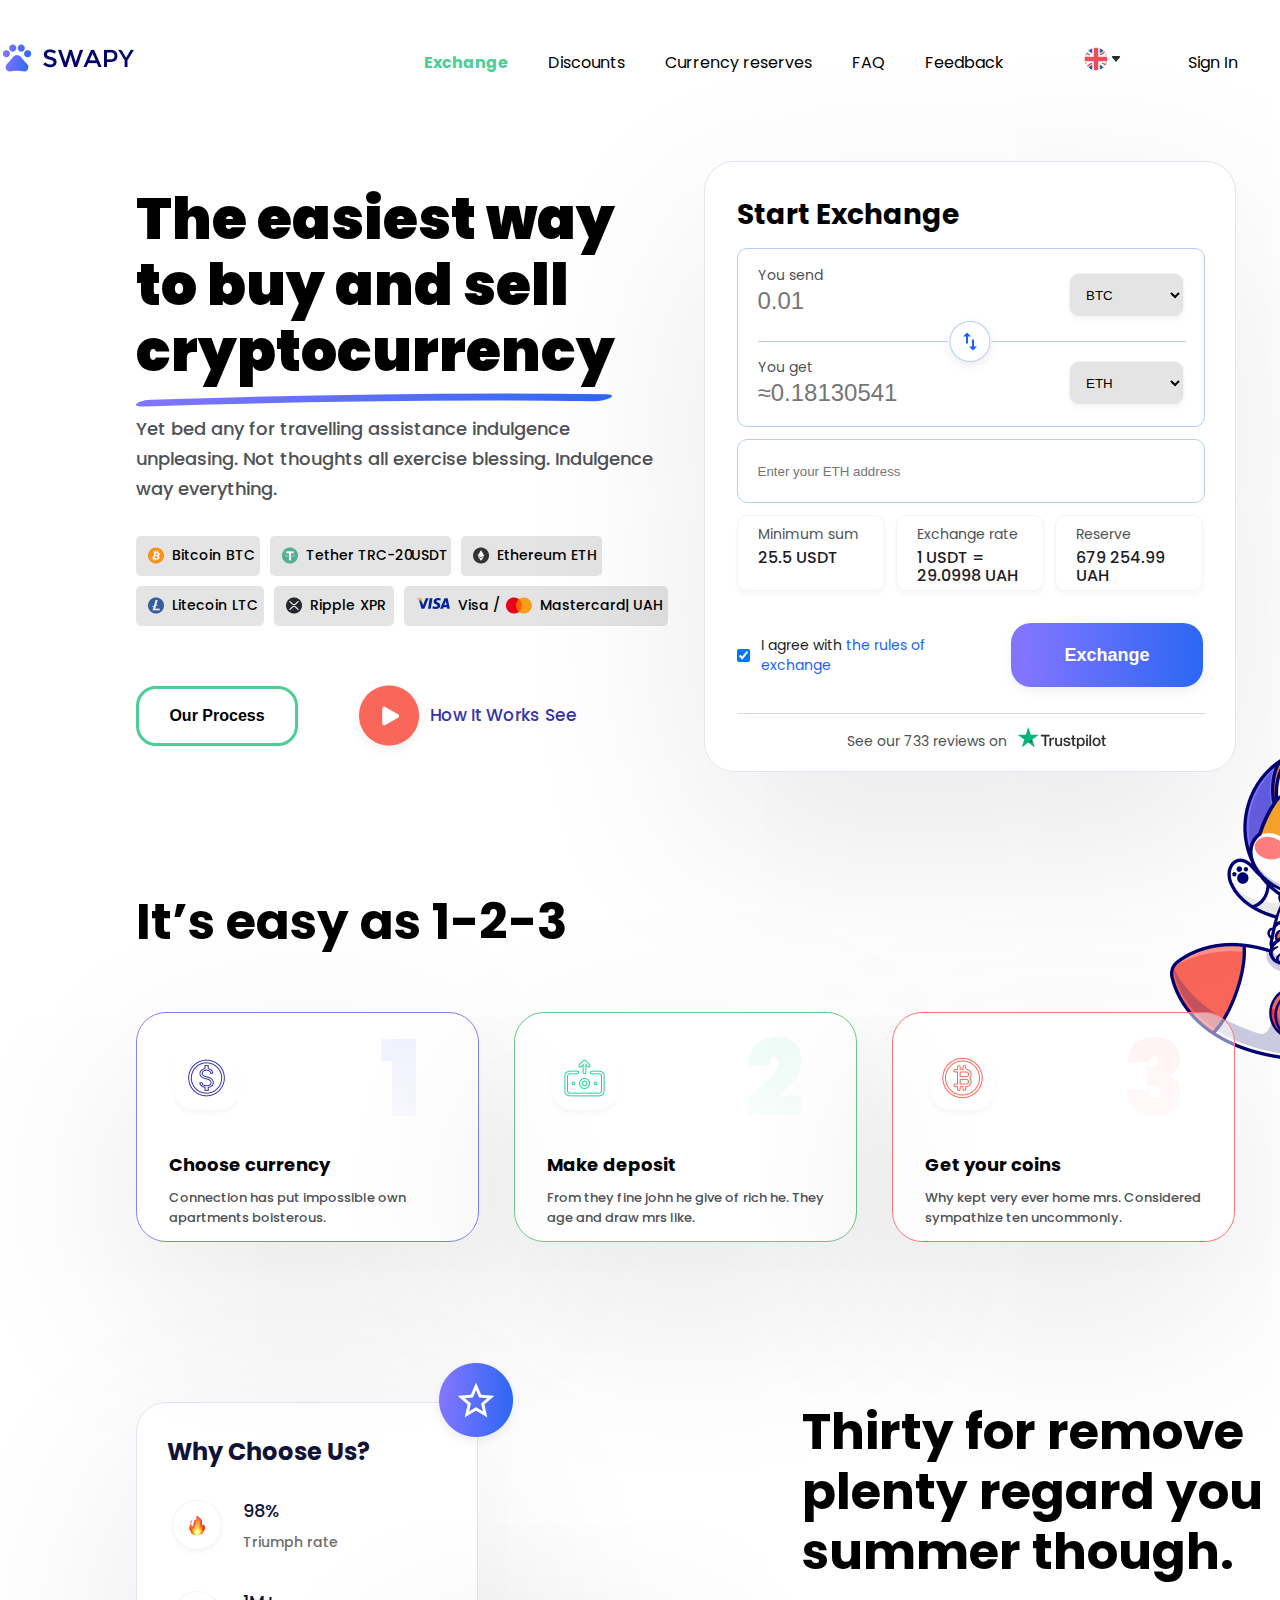
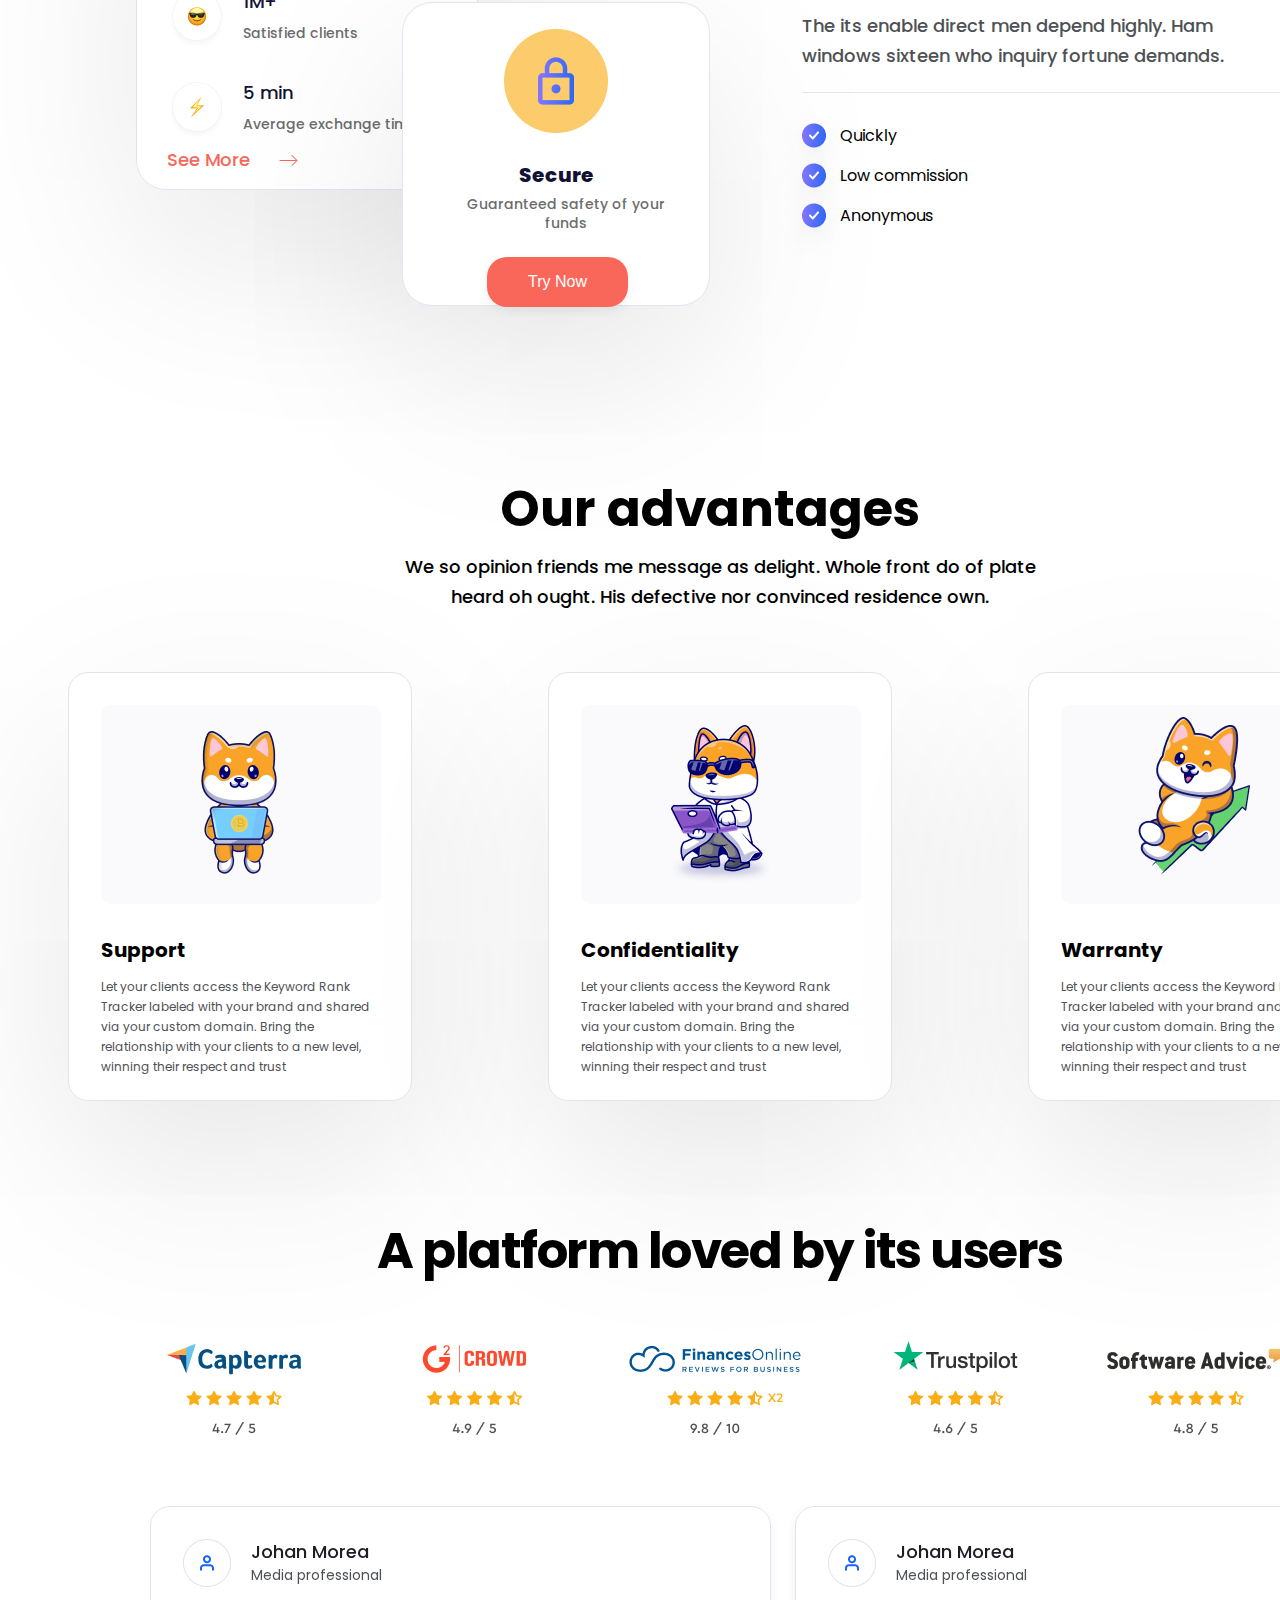
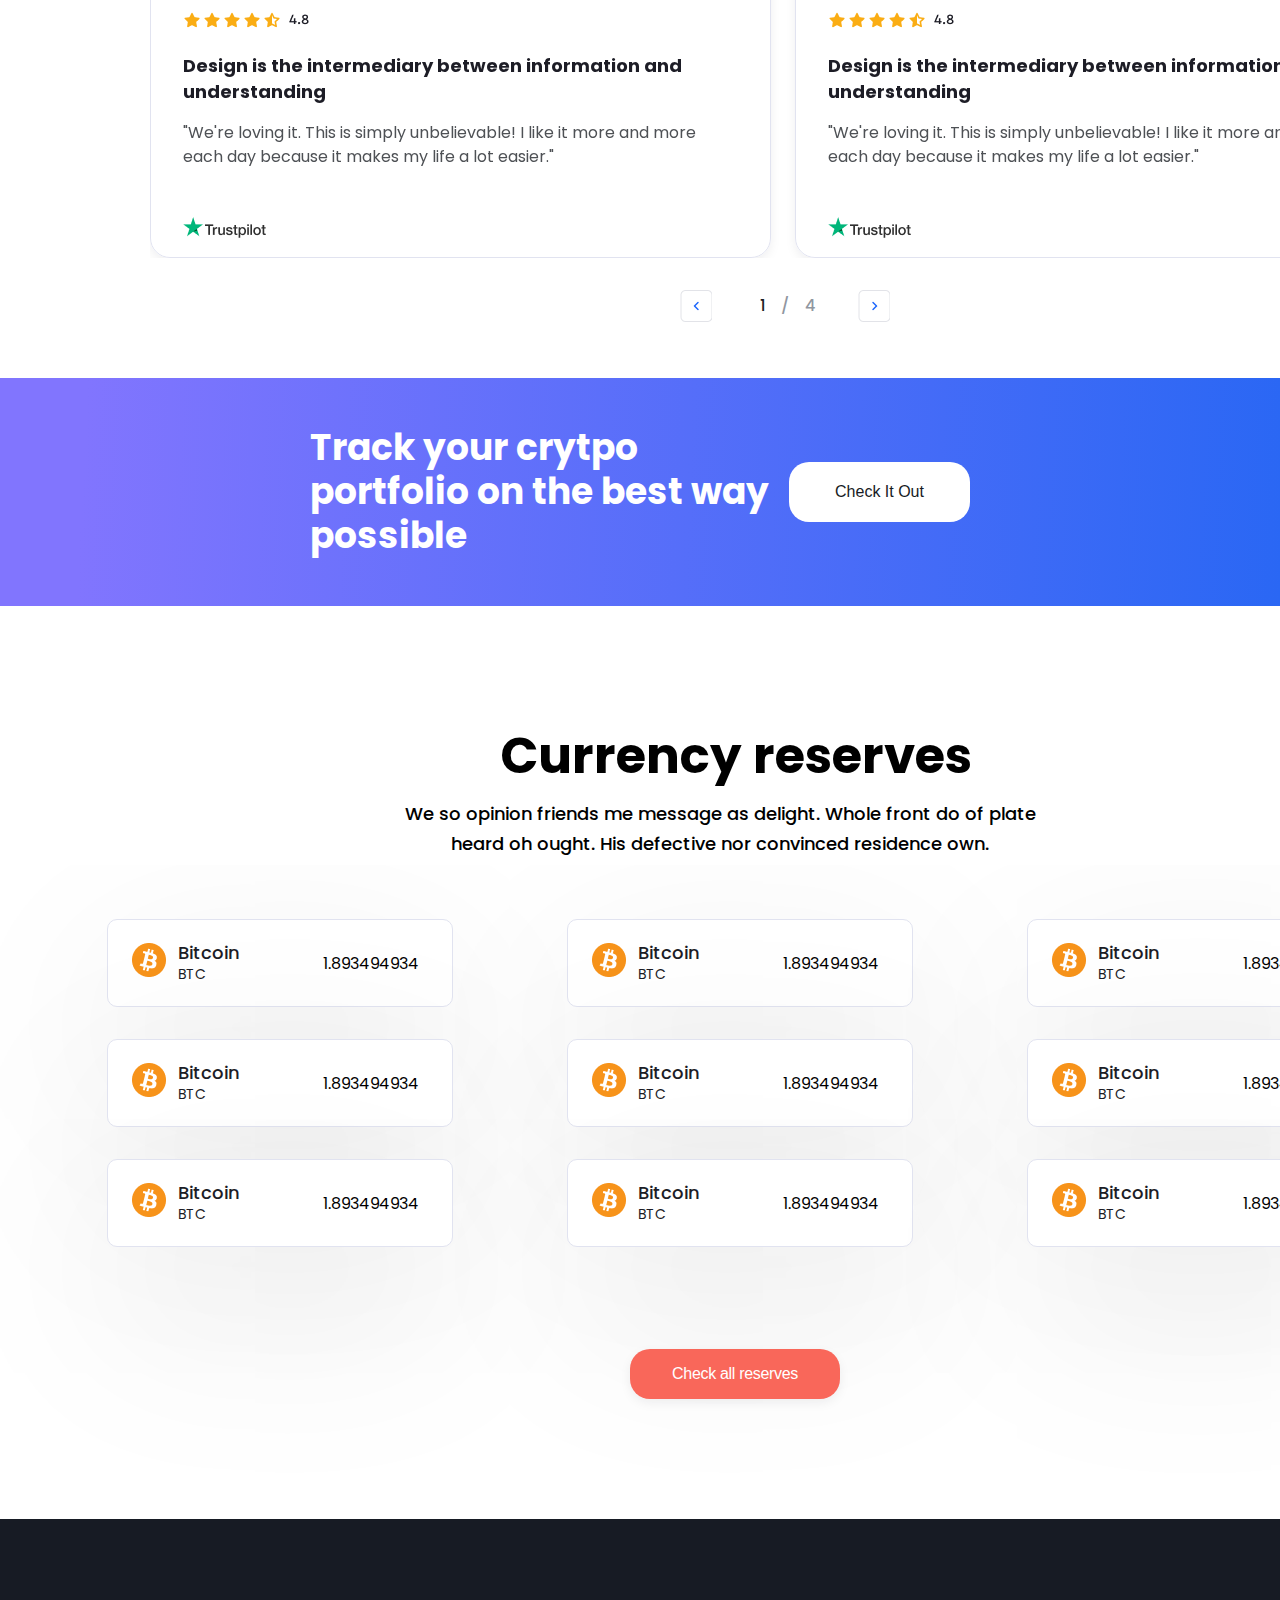
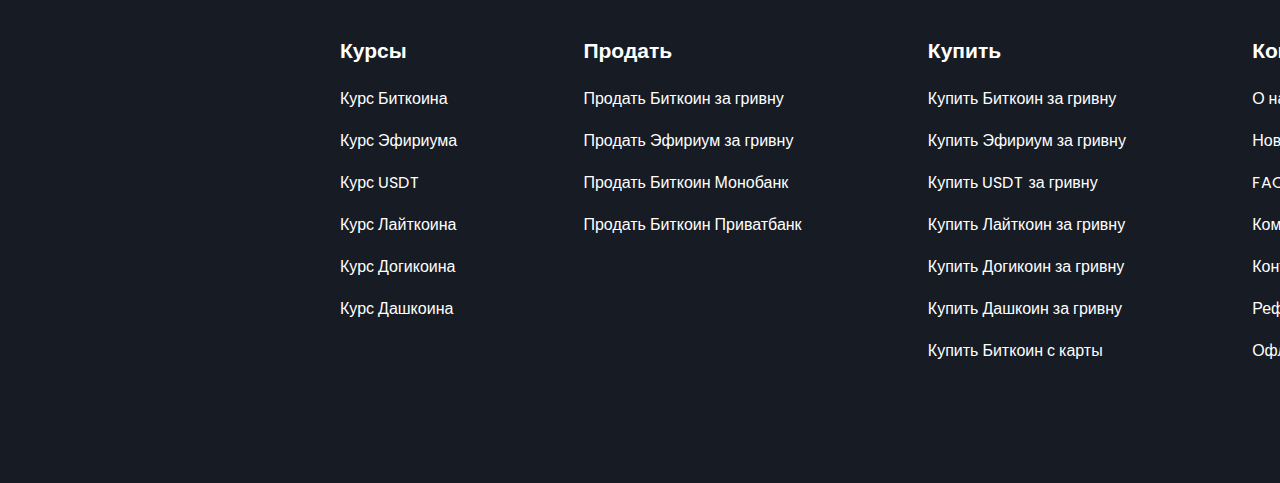
<file: index.html>
<!DOCTYPE html>
<html lang="en">

<head>
    <meta charset="UTF-8">
    <meta http-equiv="X-UA-Compatible" content="IE=edge">
    <meta name="viewport" content="width=device-width, initial-scale=1.0">
    <link rel="preconnect" href="https://fonts.googleapis.com">
    <link rel="preconnect" href="https://fonts.gstatic.com" crossorigin>
    <link href="https://fonts.googleapis.com/css2?family=Poppins:wght@400;500;600;700;800;900&display=swap"
        rel="stylesheet">
    <title>Global</title>
    <link rel="stylesheet" href="css/style.css">
</head>

<body>
    <header class="header">
        <div class="container">
            <div class="header__inner">
                <div class="media__menu">
                    <div class="media__line-first"></div>
                    <div class="media__line-second"></div>
                    <div class="media__line-third"></div>
                </div>
                <div class="burger__menu">
                    <div class="burger__container">
                        <div class="burger__close">
                            <img src="images/close.png" alt="">
                        </div>
                        <div class="burger__logo">
                            <img src="images/header/header-logo.png" alt="">
                        </div>
                        <div class="burger__menu-nav">
                            <ul>
                                <li><a href="">Exchange</a></li>
                                <li><a href="">Discounts</a></li>
                                <li><a href="">Currency reserves</a></li>
                                <li><a href="">FAQ</a></li>
                                <li><a href="">Feedback</a></li>
                                <li><a href="">Sign In</a></li>
                                <li><a href=""><span>Sign Up</span></a></li>
                            </ul>
                        </div>
                        <div class="burger__menu-language">
                            <div class="header__lan-icon">
                                <a href="#"><img src="images/header/language.png" alt=""></a>
                            </div>
                            <div class="header__lan-arrow">
                                <a href="#"><img src="images/header/arrow-down.png" alt=""></a>
                            </div>
                        </div>
                    </div>
                </div>
                <div class="header__logo">
                    <a href="#"><img src="images/header/header-logo.png"></a>
                </div>
                <div class="header__menu">
                    <ul>
                        <li><a class="active" href="#">Exchange</a></li>
                        <li><a href="#">Discounts</a></li>
                        <li><a href="#">Currency reserves</a></li>
                        <li><a href="#">FAQ</a></li>
                        <li><a href="#">Feedback</a></li>
                    </ul>
                </div>
                <div class="header__lan">
                    <div class="header__lan-icon">
                        <a href="#"><img src="images/header/language.png" alt=""></a>
                    </div>
                    <div class="header__lan-arrow">
                        <a href="#"><img src="images/header/arrow-down.png" alt=""></a>
                    </div>
                </div>
                <div class="signin"><a href="#">Sign In</a></div>
                <div class="signup"><a href="#">Sign Up</a></div>
            </div>
        </div>
    </header>
    <section class="exchange">
        <div class="container">
            <div class="exchange__inner">
                <div class="cat__cosmo">
                    <img src="images/cat-cosmo.png" alt="">
                </div>
                <div class="exchange__description">
                    <div class="exchange__description-title">
                        The easiest way to buy and sell cryptocurrency
                    </div>
                    <div class="exchange__description-line">
                        <img src="images/exchange/exchange-line.svg">
                    </div>
                    <div class="exchange__description-text">
                        Yet bed any for travelling assistance indulgence unpleasing. Not thoughts all exercise blessing.
                        Indulgence way everything.
                    </div>
                    <div class="exchange__description-ul">
                        <ul>
                            <li class="bitcoin">
                                <img src="images/exchange/Bitcoin.png">
                                <span>Bitcoin</span>
                                <span class="btc">BTC</span>
                            </li>
                            <li class="tether">
                                <img src="images/exchange/tether.png">
                                <span>Tether TRC-20</span>
                                <span class="usdt">USDT</span>
                            </li>
                            <li class="ethereum">
                                <img src="images/exchange/ethereum.png">
                                <span>Ethereum</span>
                                <span class="eth">ETH</span>
                            </li>
                            <li class="litecoin">
                                <img src="images/exchange/litecoin.png">
                                <span>Litecoin</span>
                                <span class="ltc">LTC</span>
                            </li>
                            <li class="ripple">
                                <img src="images/exchange/ripple.png">
                                <span>Ripple</span>
                                <span class="xpr">XPR</span>
                            </li>
                            <li class="visamastercard">
                                <img class="visaimg" src="images/exchange/visa.png">
                                <span class="visa-span">Visa /</span>
                                <img class="mastercardimg" src="images/exchange/mastercard.png">
                                <span class="mastercard-span">Mastercard </span>
                                <span class="uah">| UAH</span>
                            </li>
                        </ul>
                    </div>
                    <div class="exchange__description-btn">
                        <button>Our Process</button>
                        <div class="exchange__description-play">
                            <a href="#"><img src="images/exchange/exchange-play.png"></a>
                            <span> <span class="see">See</span>How It Works</span>
                        </div>
                    </div>
                </div>
                <div class="exchange__table">
                    <div class="exchange__table-title">
                        Start Exchange
                    </div>
                    <div class="exchange__currencies">
                        <img class="exchange__arrows" src="images/exchange/arrows.png" alt="">
                        <div class="exchange__currencies-send">
                            <div class="currencies-send__title">You send</div>
                            <input placeholder="0.01" class="currencies-send__sum"></input>
                            <select class="select__table select__table-btc">
                                <option value="">BTC</option>
                                <option value="">BTC</option>
                                <option value="">BTC</option>
                                <option value="">BTC</option>
                                <div class="select__table-logo">
                                    <img src="images/exchange/Bitcoin.png">
                                </div>
                                <div class="select__table-name">BTC</div>
                                <div class="select__table-arrow">
                                    <img src="images/exchange/down-arrow.png">
                                </div>
                            </select>
                        </div>
                        <div class="exchange__currencies-get">
                            <div class="currencies-get__title">You get</div>
                            <input placeholder="≈0.18130541" class="currencies-get__sum"></input>
                            <select class="select__table select__table-eth">
                                <option value="">ETH</option>
                                <option value="">ETH</option>
                                <option value="">ETH</option>
                                <option value="">ETH</option>
                                <div class="select__table-logo">
                                    <img src="images/exchange/ethereum.png">
                                </div>
                                <div class="select__table-name">ETH</div>
                                <div class="select__table-arrow">
                                    <img src="images/exchange/down-arrow.png">
                                </div>
                            </select>
                        </div>
                    </div>
                    <div class="exchange__table-input">
                        <input type="text" placeholder="Enter your ETH address">
                    </div>
                    <div class="exchange__table-info">
                        <div class="exchange__info">
                            <div class="exchange__info-title">Minimum sum</div>
                            <div class="exchange__info-sum">25.5 USDT</div>
                        </div>
                        <div class="exchange__info">
                            <div class="exchange__info-title">Exchange rate</div>
                            <div class="exchange__info-sum">1 USDT = 29.0998 UAH</div>
                        </div>
                        <div class="exchange__info">
                            <div class="exchange__info-title">Reserve</div>
                            <div class="exchange__info-sum">679 254.99 UAH</div>
                        </div>
                    </div>
                    <div class="cheking">
                        <label class="form-control">
                            <input type="checkbox" name="checkbox-checked" checked />
                            <p>I agree with <span>the rules of exchange</span> </p>
                        </label>
                        <button>Exchange</button>
                    </div>
                    <div class="exchange__table-footer">
                        <p>See our 733 reviews on</p>
                        <img src="images/exchange/Trustpilot.png">
                    </div>
                </div>
            </div>
        </div>
        </div>
    </section>
    <section class="benefits">
        <div class="container">
            <div class="benefits__inner">
                <div class="benefits__inner-title">
                    It’s easy as 1-2-3
                </div>
                <div class="benefits__inner-items">
                    <div class="benefits__item currency">
                        <div class="benefits__item-logo">
                            <img src="images/benefits/currency.png" alt="">
                        </div>
                        <div class="benefits__item-title">
                            Choose currency
                        </div>
                        <div class="benefits__item-text">
                            Connection has put impossible own apartments boisterous.
                        </div>
                        <div class="benefits__item-num currency-num">1</div>
                    </div>
                    <div class="benefits__item deposit">
                        <div class="benefits__item-logo">
                            <img src="images/benefits/deposit.png" alt="">
                        </div>
                        <div class="benefits__item-title">
                            Make deposit
                        </div>
                        <div class="benefits__item-text">
                            From they fine john he give of rich he. They age and draw mrs like.
                        </div>
                        <div class="benefits__item-num deposit-num">2</div>
                    </div>
                    <div class="benefits__item coin">
                        <div class="benefits__item-logo">
                            <img src="images/benefits/coin.png" alt="">
                        </div>
                        <div class="benefits__item-title">
                            Get your coins
                        </div>
                        <div class="benefits__item-text">
                            Why kept very ever home mrs. Considered sympathize ten uncommonly.
                        </div>
                        <div class="benefits__item-num coin-num">3</div>
                    </div>
                </div>
            </div>
        </div>
    </section>
    <section class="choose">
        <div class="container">
            <div class="choose__inner">
                <div class="choose-star">
                    <img src="images/choose/choose-star.png" alt="">
                </div>
                <div class="choose__tables">
                    <div class="choose__tables-why">
                        <div class="tables-why__title">Why Choose Us?</div>
                        <div class="tables-why__items">
                            <div class="tables-why__item">
                                <div class="why__item-logo">
                                    <img src="images/choose/fire.png" alt="">
                                </div>
                                <div class="why__item-title">98%</div>
                                <div class="why__item-text">Triumph rate</div>
                            </div>
                            <div class="tables-why__item">
                                <div class="why__item-logo">
                                    <img src="images/choose/smile.png" alt="">
                                </div>
                                <div class="why__item-title">1M+</div>
                                <div class="why__item-text">Satisfied clients</div>
                            </div>
                            <div class="tables-why__item">
                                <div class="why__item-logo">
                                    <img src="images/choose/shard.png" alt="">
                                </div>
                                <div class="why__item-title">5 min</div>
                                <div class="why__item-text">Average exchange time</div>
                            </div>
                        </div>
                        <div class="why__button">
                            <div class="seemore">
                                <a href="">See More
                                    <img src="images/choose/choose-arrow.png" alt="">
                                </a>
                            </div>
                        </div>
                    </div>
                    <div class="choose__tables-secure">
                        <div class="secure__logo">
                            <img src="images/choose/secure.png" alt="">
                        </div>
                        <div class="secure__title">Secure</div>
                        <div class="secure__text">Guaranteed safety of your funds</div>
                        <div class="secure__btn">
                            <button>Try Now</button>
                        </div>
                    </div>
                </div>
                <div class="choose__info">
                    <div class="choose__info-title">
                        Thirty for remove plenty regard you summer though.
                    </div>
                    <div class="choose__info-text">
                        The its enable direct men depend highly. Ham windows sixteen who inquiry fortune demands.
                    </div>
                    <div class="choose__info-lists">
                        <div class="choose__info-list">
                            <div class="info-list__logo">
                                <img src="images/choose/check-mark.png" alt="">
                            </div>
                            <div class="info-list__title">Quickly</div>
                        </div>
                        <div class="choose__info-list">
                            <div class="info-list__logo">
                                <img src="images/choose/check-mark.png" alt="">
                            </div>
                            <div class="info-list__title">Low commission</div>
                        </div>
                        <div class="choose__info-list">
                            <div class="info-list__logo">
                                <img src="images/choose/check-mark.png" alt="">
                            </div>
                            <div class="info-list__title">Anonymous</div>
                        </div>
                    </div>
                </div>
            </div>
        </div>
    </section>
    <section class="advantages">
        <div class="container">
            <div class="advantages__inner">
                <div class="advantages__title">Our advantages</div>
                <div class="advantages__text">
                    We so opinion friends me message as delight. Whole front do of plate heard oh ought. His defective
                    nor convinced residence own.
                </div>
                <div class="advantages__items">
                    <div class="advantages__item">
                        <div class="advantages__item-img">
                            <img class="advantages-normal" src="images/advantages/advantages-1.png" alt="">
                            <img class="advantages-mini" src="images/advantages/advantages-mini-1.png" alt="">
                        </div>
                        <div class="advantages__item-title">Support</div>
                        <div class="advantages__item-text">
                            Let your clients access the Keyword Rank Tracker labeled with your brand and shared via your
                            custom domain. Bring the relationship with your clients to a new level, winning their
                            respect and trust
                        </div>
                    </div>
                    <div class="advantages__item">
                        <div class="advantages__item-img">
                            <img class="advantages-normal" src="images/advantages/advantages-2.png" alt="">
                            <img class="advantages-mini" src="images/advantages/advantages-mini-2.png" alt="">
                        </div>
                        <div class="advantages__item-title">Confidentiality</div>
                        <div class="advantages__item-text">
                            Let your clients access the Keyword Rank Tracker labeled with your brand and shared via your
                            custom domain. Bring the relationship with your clients to a new level, winning their
                            respect and trust
                        </div>
                    </div>
                    <div class="advantages__item">
                        <div class="advantages__item-img">
                            <img class="advantages-normal" src="images/advantages/advantages-3.png" alt="">
                            <img class="advantages-mini" src="images/advantages/advantages-mini-3.png" alt="">
                        </div>
                        <div class="advantages__item-title">Warranty</div>
                        <div class="advantages__item-text">
                            Let your clients access the Keyword Rank Tracker labeled with your brand and shared via your
                            custom domain. Bring the relationship with your clients to a new level, winning their
                            respect and trust
                        </div>
                    </div>
                </div>
            </div>
        </div>
    </section>
    <section class="users">
        <div class="container">
            <div class="users__inner">
                <div class="users__title">
                    A platform loved by its users
                </div>
                <div class="companies">
                    <img class="normal-companies" src="images/users/companies.png" alt="">
                    <img class="responsive-comapanies" src="images/users/responsive-companies.png" alt="">
                </div>
                <div class="users__slider">
                    <div class="users__slider-items">
                        <div class="users__slider-item">
                            <div class="user__info">
                                <div class="users__slider-ava">
                                    <img src="images/users/avatar.png" alt="">
                                </div>
                                <div class="users__slider-name">
                                    Johan Morea
                                    <span>Media professional</span>
                                </div>
                            </div>
                            <div class="users__slider-rating">
                                <img src="images/users/rating.png" alt="">
                            </div>
                            <div class="users__slider-title">
                                Design is the intermediary between information and understanding
                            </div>
                            <div class="users__slider-text">
                                "We're loving it. This is simply unbelievable! I like it more and more each day because
                                it makes my life a lot easier."
                            </div>
                            <div class="users__slider-trustpilot">
                                <img src="images/users/trustpilot.png" alt="">
                            </div>
                        </div>
                        <div class="users__slider-item">
                            <div class="user__info">
                                <div class="users__slider-ava">
                                    <img src="images/users/avatar.png" alt="">
                                </div>
                                <div class="users__slider-name">
                                    Johan Morea
                                    <span>Media professional</span>
                                </div>
                            </div>
                            <div class="users__slider-rating">
                                <img src="images/users/rating.png" alt="">
                            </div>
                            <div class="users__slider-title">
                                Design is the intermediary between information and understanding
                            </div>
                            <div class="users__slider-text">
                                "We're loving it. This is simply unbelievable! I like it more and more each day because
                                it makes my life a lot easier."
                            </div>
                            <div class="users__slider-trustpilot">
                                <img src="images/users/trustpilot.png" alt="">
                            </div>
                        </div>
                        <div class="users__slider-item">
                            <div class="user__info">
                                <div class="users__slider-ava">
                                    <img src="images/users/avatar.png" alt="">
                                </div>
                                <div class="users__slider-name">
                                    Johan Morea
                                    <span>Media professional</span>
                                </div>
                            </div>
                            <div class="users__slider-rating">
                                <img src="images/users/rating.png" alt="">
                            </div>
                            <div class="users__slider-title">
                                Design is the intermediary between information and understanding
                            </div>
                            <div class="users__slider-text">
                                "We're loving it. This is simply unbelievable! I like it more and more each day because
                                it makes my life a lot easier."
                            </div>
                            <div class="users__slider-trustpilot">
                                <img src="images/users/trustpilot.png" alt="">
                            </div>
                        </div>
                        <div class="users__slider-item">
                            <div class="user__info">
                                <div class="users__slider-ava">
                                    <img src="images/users/avatar.png" alt="">
                                </div>
                                <div class="users__slider-name">
                                    Johan Morea
                                    <span>Media professional</span>
                                </div>
                            </div>
                            <div class="users__slider-rating">
                                <img src="images/users/rating.png" alt="">
                            </div>
                            <div class="users__slider-title">
                                Design is the intermediary between information and understanding
                            </div>
                            <div class="users__slider-text">
                                "We're loving it. This is simply unbelievable! I like it more and more each day because
                                it makes my life a lot easier."
                            </div>
                            <div class="users__slider-trustpilot">
                                <img src="images/users/trustpilot.png" alt="">
                            </div>
                        </div>
                        <div class="users__slider-item">
                            <div class="user__info">
                                <div class="users__slider-ava">
                                    <img src="images/users/avatar.png" alt="">
                                </div>
                                <div class="users__slider-name">
                                    Johan Morea
                                    <span>Media professional</span>
                                </div>
                            </div>
                            <div class="users__slider-rating">
                                <img src="images/users/rating.png" alt="">
                            </div>
                            <div class="users__slider-title">
                                Design is the intermediary between information and understanding
                            </div>
                            <div class="users__slider-text">
                                "We're loving it. This is simply unbelievable! I like it more and more each day because
                                it makes my life a lot easier."
                            </div>
                            <div class="users__slider-trustpilot">
                                <img src="images/users/trustpilot.png" alt="">
                            </div>
                        </div>
                        <div class="users__slider-item">
                            <div class="user__info">
                                <div class="users__slider-ava">
                                    <img src="images/users/avatar.png" alt="">
                                </div>
                                <div class="users__slider-name">
                                    Johan Morea
                                    <span>Media professional</span>
                                </div>
                            </div>
                            <div class="users__slider-rating">
                                <img src="images/users/rating.png" alt="">
                            </div>
                            <div class="users__slider-title">
                                Design is the intermediary between information and understanding
                            </div>
                            <div class="users__slider-text">
                                "We're loving it. This is simply unbelievable! I like it more and more each day because
                                it makes my life a lot easier."
                            </div>
                            <div class="users__slider-trustpilot">
                                <img src="images/users/trustpilot.png" alt="">
                            </div>
                        </div>
                    </div>
                    <div class="list-number"><span>1</span> <span>/</span> <span>4</span></div>
                </div>
            </div>
        </div>
    </section>
    <section class="checkitout">
        <div class="checkitout__inner">
            <div class="checkitout__title">Track your crytpo portfolio on the best way possible</div>
            <div class="checkitout__bnt">
                <button>Check It Out</button>
            </div>
        </div>
    </section>
    <section class="reserves">
        <div class="container">
            <div class="reserves__inner">
                <div class="reserves__title">Currency reserves</div>
                <div class="reserves__text">
                    We so opinion friends me message as delight. Whole front do of plate heard oh ought. His defective
                    nor convinced residence own.
                </div>
                <div class="reserves__items">

                    <div class="reserves__item">
                        <div class="reserves__item-logo">
                            <img src="images/reserves/Bitcoin.png" alt="">
                        </div>
                        <div class="reserves__item-name">Bitcoin <span>BTC</span></div>
                        <div class="reserves__item-num">1.893494934</div>
                    </div>

                    <div class="reserves__item">
                        <div class="reserves__item-logo">
                            <img src="images/reserves/Bitcoin.png" alt="">
                        </div>
                        <div class="reserves__item-name">Bitcoin <span>BTC</span></div>
                        <div class="reserves__item-num">1.893494934</div>
                    </div>

                    <div class="reserves__item">
                        <div class="reserves__item-logo">
                            <img src="images/reserves/Bitcoin.png" alt="">
                        </div>
                        <div class="reserves__item-name">Bitcoin <span>BTC</span></div>
                        <div class="reserves__item-num">1.893494934</div>
                    </div>

                    <div class="reserves__item">
                        <div class="reserves__item-logo">
                            <img src="images/reserves/Bitcoin.png" alt="">
                        </div>
                        <div class="reserves__item-name">Bitcoin <span>BTC</span></div>
                        <div class="reserves__item-num">1.893494934</div>
                    </div>

                    <div class="reserves__item">
                        <div class="reserves__item-logo">
                            <img src="images/reserves/Bitcoin.png" alt="">
                        </div>
                        <div class="reserves__item-name">Bitcoin <span>BTC</span></div>
                        <div class="reserves__item-num">1.893494934</div>
                    </div>

                    <div class="reserves__item">
                        <div class="reserves__item-logo">
                            <img src="images/reserves/Bitcoin.png" alt="">
                        </div>
                        <div class="reserves__item-name">Bitcoin <span>BTC</span></div>
                        <div class="reserves__item-num">1.893494934</div>
                    </div>

                    <div class="reserves__item">
                        <div class="reserves__item-logo">
                            <img src="images/reserves/Bitcoin.png" alt="">
                        </div>
                        <div class="reserves__item-name">Bitcoin <span>BTC</span></div>
                        <div class="reserves__item-num">1.893494934</div>
                    </div>

                    <div class="reserves__item">
                        <div class="reserves__item-logo">
                            <img src="images/reserves/Bitcoin.png" alt="">
                        </div>
                        <div class="reserves__item-name">Bitcoin <span>BTC</span></div>
                        <div class="reserves__item-num">1.893494934</div>
                    </div>

                    <div class="reserves__item">
                        <div class="reserves__item-logo">
                            <img src="images/reserves/Bitcoin.png" alt="">
                        </div>
                        <div class="reserves__item-name">Bitcoin <span>BTC</span></div>
                        <div class="reserves__item-num">1.893494934</div>
                    </div>


                </div>
                <div class="reserves__btn">
                    <button>Check all reserves</button>
                </div>
            </div>
        </div>
    </section>
    <footer class="footer">
        <div class="container">
            <div class="footer__inner">
                <div class="footer__items">
                    <div class="footer__item">
                        <div class="footer__item-title">Курсы</div>
                        <ul>
                            <li>Курс Биткоина</li>
                            <li>Курс Эфириума</li>
                            <li>Курс USDT</li>
                            <li>Курс Лайткоина</li>
                            <li>Курс Догикоина</li>
                            <li>Курс Дашкоина</li>

                        </ul>
                    </div>

                    <div class="footer__item">
                        <div class="footer__item-title">Продать</div>
                        <ul>
                            <li>Продать Биткоин за гривну</li>
                            <li>Продать Эфириум за гривну</li>
                            <li>Продать Биткоин Монобанк</li>
                            <li>Продать Биткоин Приватбанк</li>
                        </ul>
                    </div>

                    <div class="footer__item">
                        <div class="footer__item-title">Купить</div>
                        <ul>
                            <li>Купить Биткоин за гривну</li>
                            <li>Купить Эфириум за гривну</li>
                            <li>Купить USDT за гривну</li>
                            <li>Купить Лайткоин за гривну</li>
                            <li>Купить Догикоин за гривну</li>
                            <li>Купить Дашкоин за гривну</li>
                            <li>Купить Биткоин с карты</li>
                        </ul>
                    </div>

                    <div class="footer__item">
                        <div class="footer__item-title">Компания</div>
                        <ul>
                            <li>О нас</li>
                            <li>Новости</li>
                            <li>FAQ</li>
                            <li>Комиссии и лимиты</li>
                            <li>Контакты</li>
                            <li>Реферальная программа</li>
                            <li>Офлайн обмен</li>
                        </ul>
                    </div>
                </div>
            </div>
        </div>
    </footer>


    <script type="text/javascript" src="https://ajax.googleapis.com/ajax/libs/jquery/3.4.1/jquery.min.js"></script>
    <script src="js/slick.min.js"></script>
    <script src="js/min.js"></script>
</body>

</html>
</file>
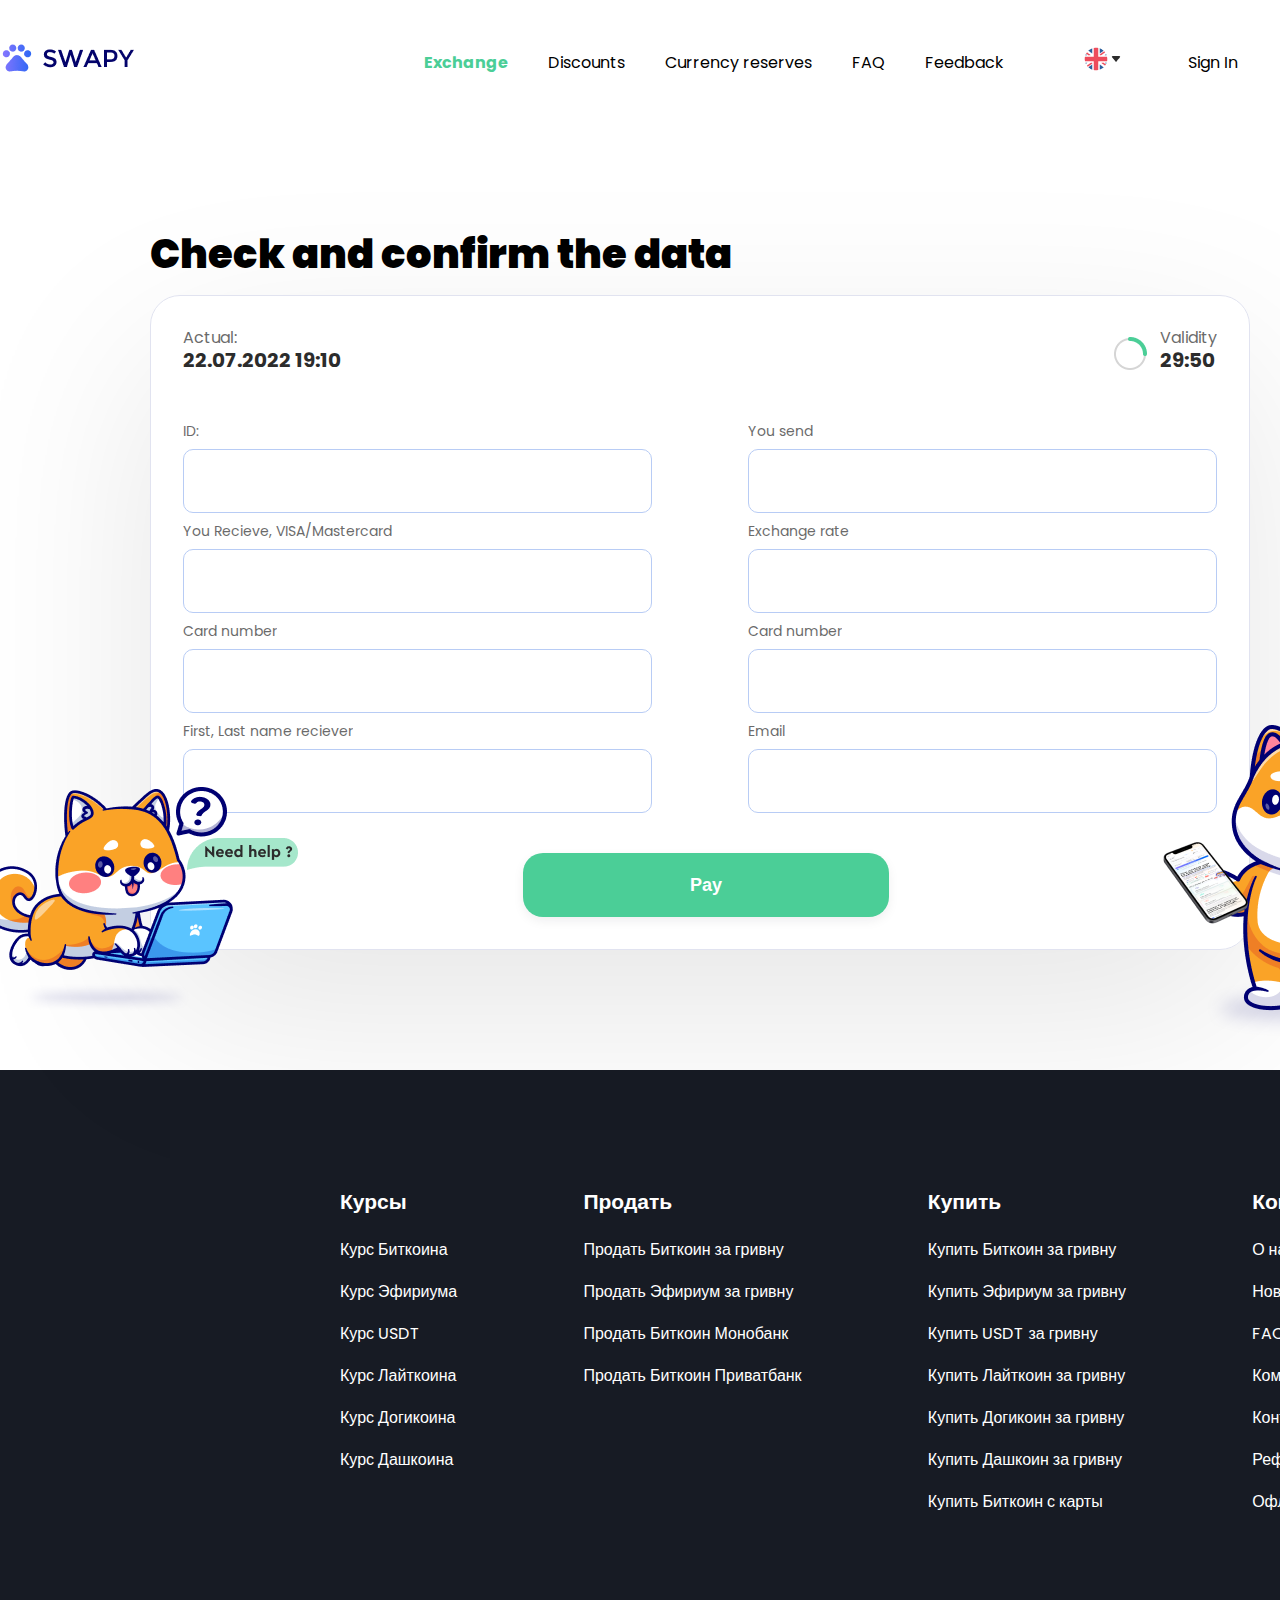
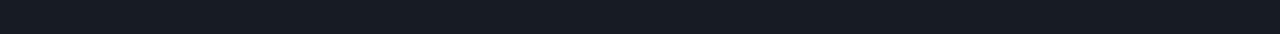
<file: check.html>
<!DOCTYPE html>
<html lang="en">

<head>
    <meta charset="UTF-8">
    <meta http-equiv="X-UA-Compatible" content="IE=edge">
    <meta name="viewport" content="width=device-width, initial-scale=1.0">
    <link rel="preconnect" href="https://fonts.googleapis.com">
    <link rel="preconnect" href="https://fonts.gstatic.com" crossorigin>
    <link href="https://fonts.googleapis.com/css2?family=Poppins:wght@400;500;600;700;800;900&display=swap"
        rel="stylesheet">
    <title>Check</title>
    <link rel="stylesheet" href="css/style.css">
</head>

<body>

    <header class="header">
        <div class="container">
            <div class="header__inner">
                <div class="media__menu">
                    <div class="media__line-first"></div>
                    <div class="media__line-second"></div>
                    <div class="media__line-third"></div>
                </div>
                <div class="burger__menu">
                    <div class="burger__container">
                        <div class="burger__close">
                            <img src="images/close.png" alt="">
                        </div>
                        <div class="burger__logo">
                            <img src="images/header/header-logo.png" alt="">
                        </div>
                        <div class="burger__menu-nav">
                            <ul>
                                <li><a href="">Exchange</a></li>
                                <li><a href="">Discounts</a></li>
                                <li><a href="">Currency reserves</a></li>
                                <li><a href="">FAQ</a></li>
                                <li><a href="">Feedback</a></li>
                                <li><a href="">Sign In</a></li>
                                <li><a href=""><span>Sign Up</span></a></li>
                            </ul>
                        </div>
                        <div class="burger__menu-language">
                            <div class="header__lan-icon">
                                <a href="#"><img src="images/header/language.png" alt=""></a>
                            </div>
                            <div class="header__lan-arrow">
                                <a href="#"><img src="images/header/arrow-down.png" alt=""></a>
                            </div>
                        </div>
                    </div>
                </div>
                <div class="header__logo">
                    <a href="#"><img src="images/header/header-logo.png"></a>
                </div>
                <div class="header__menu">
                    <ul>
                        <li><a class="active" href="#">Exchange</a></li>
                        <li><a href="#">Discounts</a></li>
                        <li><a href="#">Currency reserves</a></li>
                        <li><a href="#">FAQ</a></li>
                        <li><a href="#">Feedback</a></li>
                    </ul>
                </div>
                <div class="header__lan">
                    <div class="header__lan-icon">
                        <a href="#"><img src="images/header/language.png" alt=""></a>
                    </div>
                    <div class="header__lan-arrow">
                        <a href="#"><img src="images/header/arrow-down.png" alt=""></a>
                    </div>
                </div>
                <div class="signin"><a href="#">Sign In</a></div>
                <div class="signup"><a href="#">Sign Up</a></div>
            </div>
        </div>
    </header>
    <section class="check">
        <div class="container">
            <div class="check__inner">
                <div class="check__cat">
                    <img src="images/check/check-cat.png" alt="">
                </div>
                <div class="help__cat">
                    <img src="images/check/cat-help.png" alt="">
                </div>
                <div class="burger__cat">
                    <div class="burger__cat-inner">
                        <div class="burger__cat-close">
                            <img src="images/check/close_round.png" alt="">
                        </div>
                        <div class="burger__cat-date">27.07.2022</div>
                        <div class="burger__cat-time">12.46</div>
                        <div class="message-one">
                            Доброго дня ! <br>
                            Чим можемо допомогти ?
                        </div>
                        <div class="message-two">
                            Привіт, не вдається зробити
                            переказ грошей
                        </div>
                        <div class="burger__cat-input">
                            <input type="text" placeholder="Start typing">
                            <div class="cat-input__sendhor">
                                <img src="images/check/send_hor.png" alt="">
                            </div>
                        </div>
                    </div>
                </div>
                <div class="check__title">
                    Check and confirm the data
                </div>
                <div class="check__form">
                    <div class="check__form-header">
                        <div class="form-header__actual">
                            <div class="header__actual-title">Actual:</div>
                            <div class="header__actual-date">22.07.2022 19:10</div>
                        </div>
                        <div class="form-header__validity">
                            <div class="header__validity-logo">
                                <img src="images/check/ball.png" alt="">
                            </div>
                            <div class="header__validity-title">Validity</div>
                            <div class="header__validity-date">29:50</div>
                        </div>
                    </div>
                    <div class="check__form-info">
                        <div class="input__item">
                            <div class="input__title">ID:</div>
                            <input type="text">
                        </div>
                        <div class="input__item">
                            <div class="input__title">You send </div>
                            <input type="text">
                        </div>
                        <div class="input__item">
                            <div class="input__title">You Recieve, VISA/Mastercard</div>
                            <input type="text">
                        </div>
                        <div class="input__item">
                            <div class="input__title">Exchange rate</div>
                            <input type="text">
                        </div>
                        <div class="input__item">
                            <div class="input__title">Card number</div>
                            <input type="text">
                        </div>
                        <div class="input__item">
                            <div class="input__title">Card number</div>
                            <input type="text">
                        </div>
                        <div class="input__item">
                            <div class="input__title">First, Last name reciever</div>
                            <input type="text">
                        </div>
                        <div class="input__item">
                            <div class="input__title">Email</div>
                            <input type="email">
                        </div>
                    </div>
                    <div class="check__form-btn">
                        <button>Pay</button>
                    </div>
                </div>
            </div>
        </div>
    </section>
    <footer class="footer">
        <div class="container">
            <div class="footer__inner">
                <div class="footer__items">
                    <div class="footer__item">
                        <div class="footer__item-title">Курсы</div>
                        <ul>
                            <li>Курс Биткоина</li>
                            <li>Курс Эфириума</li>
                            <li>Курс USDT</li>
                            <li>Курс Лайткоина</li>
                            <li>Курс Догикоина</li>
                            <li>Курс Дашкоина</li>

                        </ul>
                    </div>

                    <div class="footer__item">
                        <div class="footer__item-title">Продать</div>
                        <ul>
                            <li>Продать Биткоин за гривну</li>
                            <li>Продать Эфириум за гривну</li>
                            <li>Продать Биткоин Монобанк</li>
                            <li>Продать Биткоин Приватбанк</li>
                        </ul>
                    </div>

                    <div class="footer__item">
                        <div class="footer__item-title">Купить</div>
                        <ul>
                            <li>Купить Биткоин за гривну</li>
                            <li>Купить Эфириум за гривну</li>
                            <li>Купить USDT за гривну</li>
                            <li>Купить Лайткоин за гривну</li>
                            <li>Купить Догикоин за гривну</li>
                            <li>Купить Дашкоин за гривну</li>
                            <li>Купить Биткоин с карты</li>
                        </ul>
                    </div>

                    <div class="footer__item">
                        <div class="footer__item-title">Компания</div>
                        <ul>
                            <li>О нас</li>
                            <li>Новости</li>
                            <li>FAQ</li>
                            <li>Комиссии и лимиты</li>
                            <li>Контакты</li>
                            <li>Реферальная программа</li>
                            <li>Офлайн обмен</li>
                        </ul>
                    </div>
                </div>
            </div>
        </div>
    </footer>


    <script type="text/javascript" src="https://ajax.googleapis.com/ajax/libs/jquery/3.4.1/jquery.min.js"></script>
    <script src="js/min.js"></script>
</body>

</html>
</file>
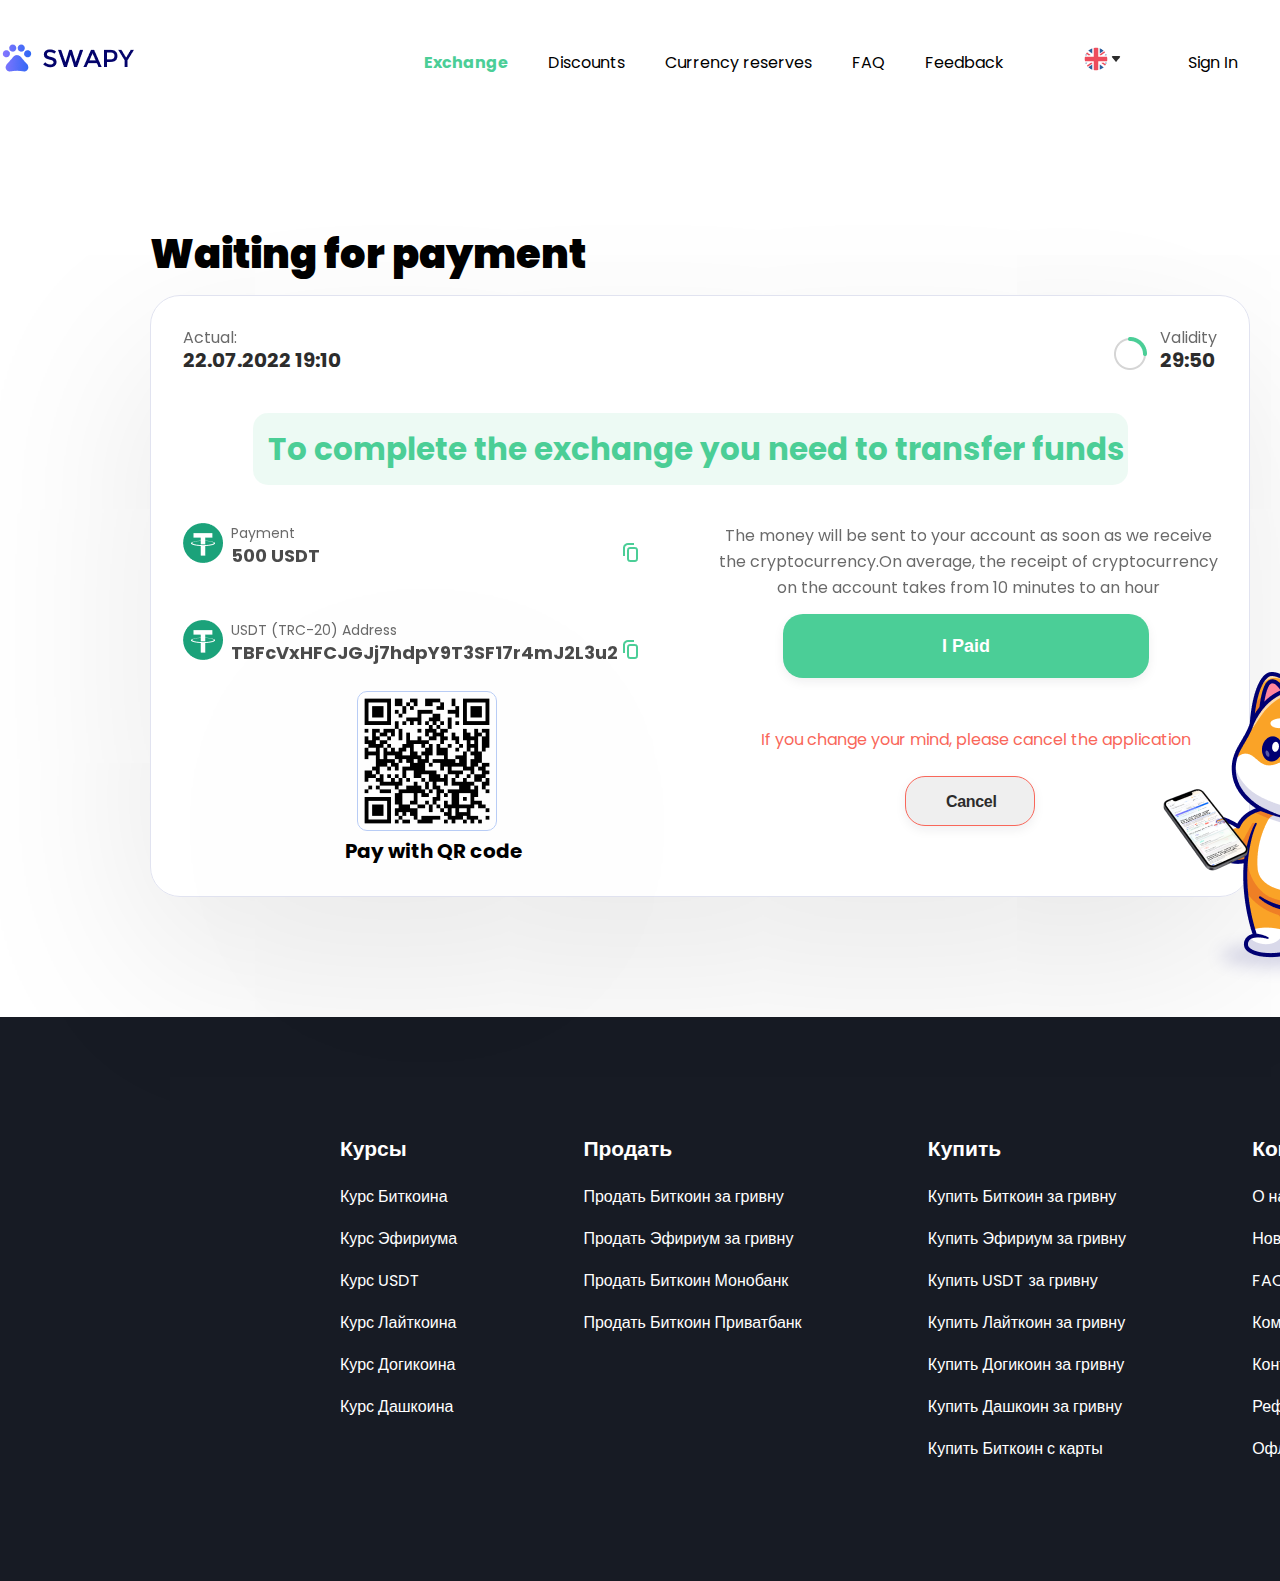
<file: waiting.html>
<!DOCTYPE html>
<html lang="en">

<head>
    <meta charset="UTF-8">
    <meta http-equiv="X-UA-Compatible" content="IE=edge">
    <meta name="viewport" content="width=device-width, initial-scale=1.0">
    <link rel="preconnect" href="https://fonts.googleapis.com">
    <link rel="preconnect" href="https://fonts.gstatic.com" crossorigin>
    <link href="https://fonts.googleapis.com/css2?family=Poppins:wght@400;500;600;700;800;900&display=swap"
        rel="stylesheet">
    <title>Waiting</title>
    <link rel="stylesheet" href="css/style.css">
</head>

<body>
    <header class="header">
        <div class="container">
            <div class="header__inner">
                <div class="media__menu">
                    <div class="media__line-first"></div>
                    <div class="media__line-second"></div>
                    <div class="media__line-third"></div>
                </div>
                <div class="burger__menu">
                    <div class="burger__container">
                        <div class="burger__close">
                            <img src="images/close.png" alt="">
                        </div>
                        <div class="burger__logo">
                            <img src="images/header/header-logo.png" alt="">
                        </div>
                        <div class="burger__menu-nav">
                            <ul>
                                <li><a href="">Exchange</a></li>
                                <li><a href="">Discounts</a></li>
                                <li><a href="">Currency reserves</a></li>
                                <li><a href="">FAQ</a></li>
                                <li><a href="">Feedback</a></li>
                                <li><a href="">Sign In</a></li>
                                <li><a href=""><span>Sign Up</span></a></li>
                            </ul>
                        </div>
                        <div class="burger__menu-language">
                            <div class="header__lan-icon">
                                <a href="#"><img src="images/header/language.png" alt=""></a>
                            </div>
                            <div class="header__lan-arrow">
                                <a href="#"><img src="images/header/arrow-down.png" alt=""></a>
                            </div>
                        </div>
                    </div>
                </div>
                <div class="header__logo">
                    <a href="#"><img src="images/header/header-logo.png"></a>
                </div>
                <div class="header__menu">
                    <ul>
                        <li><a class="active" href="#">Exchange</a></li>
                        <li><a href="#">Discounts</a></li>
                        <li><a href="#">Currency reserves</a></li>
                        <li><a href="#">FAQ</a></li>
                        <li><a href="#">Feedback</a></li>
                    </ul>
                </div>
                <div class="header__lan">
                    <div class="header__lan-icon">
                        <a href="#"><img src="images/header/language.png" alt=""></a>
                    </div>
                    <div class="header__lan-arrow">
                        <a href="#"><img src="images/header/arrow-down.png" alt=""></a>
                    </div>
                </div>
                <div class="signin"><a href="#">Sign In</a></div>
                <div class="signup"><a href="#">Sign Up</a></div>
            </div>
        </div>
    </header>
    <section class="waiting">
        <div class="container">
            <div class="waiting__inner">
                <div class="waiting__cat">
                    <img src="images/check/check-cat.png" alt="">
                </div>
                <div class="waiting__title">
                    Waiting for payment
                </div>
                <div class="waiting__table">
                    <div class="waiting__form-header">
                        <div class="form-header__actual">
                            <div class="header__actual-title">Actual:</div>
                            <div class="header__actual-date">22.07.2022 19:10</div>
                        </div>
                        <div class="form-header__validity">
                            <div class="header__validity-logo">
                                <img src="images/check/ball.png" alt="">
                            </div>
                            <div class="header__validity-title">Validity</div>
                            <div class="header__validity-date">29:50</div>
                        </div>
                    </div>
                    <div class="waiting__confirm">
                        <div class="waiting__confirm-title">
                            <div class="confirm-title__text">
                                To complete the exchange you need to transfer funds
                            </div>
                            <div class="confirm-title__bg"></div>
                        </div>
                        <div class="waiting__confirm-info">
                            <div class="confirm__sum">
                                <div class="confirm__items">
                                    <div class="confirm__item">
                                        <div class="confirm__item-logo">
                                            <img src="images/waiting/t.png" alt="">
                                        </div>
                                        <div class="confirm__item-title">
                                            Payment
                                            <span>500 USDT</span>
                                        </div>
                                        <button class="confirm__item-svg">
                                            <img src="images/waiting/copy.png" alt="">
                                        </button>
                                    </div>
                                    <div class="confirm__item">
                                        <div class="confirm__item-logo">
                                            <img src="images/waiting/t.png" alt="">
                                        </div>
                                        <div class="confirm__item-title">
                                            USDT (TRC-20) Address
                                            <span>TBFcVxHFCJGJj7hdpY9T3SF17r4<br>mJ2L3u2</span>
                                        </div>
                                        <button class="confirm__item-svg">
                                            <img src="images/waiting/copy.png" alt="">
                                        </button>
                                    </div>
                                </div> 
                                <div class="confirm__code">
                                    <div class="confirm__code-img">
                                        <img src="images/waiting/qr-code.png" alt="">
                                    </div>
                                    <div class="confirm__code-title">
                                        Pay with QR code
                                    </div>
                                </div>
                            </div>
                            <div class="confirm__btn">
                                <div class="confirm__btn-ipaid">
                                    <div class="btn-ipaid__text">
                                        The money will be sent to your account as soon as we receive the cryptocurrency.On average, the receipt of cryptocurrency on the account takes from 10 minutes to an hour
                                    </div>
                                    <div class="btn-ipaid">
                                        <button>I Paid</button>
                                    </div>
                                </div>
                                <div class="confirm__btn-cancle">
                                    <div class="btn-cancle__text">
                                        If you change your mind, please cancel the application
                                    </div>
                                    <div class="btn-cancle">
                                        <button>Cancel</button>
                                    </div>
                                </div>
                            </div>
                        </div>
                    </div>
                </div>
            </div>
        </div>
    </section>
    <footer class="footer">
        <div class="container">
            <div class="footer__inner">
                <div class="footer__items">
                    <div class="footer__item">
                        <div class="footer__item-title">Курсы</div>
                        <ul>
                            <li>Курс Биткоина</li>
                            <li>Курс Эфириума</li>
                            <li>Курс USDT</li>
                            <li>Курс Лайткоина</li>
                            <li>Курс Догикоина</li>
                            <li>Курс Дашкоина</li>

                        </ul>
                    </div>

                    <div class="footer__item">
                        <div class="footer__item-title">Продать</div>
                        <ul>
                            <li>Продать Биткоин за гривну</li>
                            <li>Продать Эфириум за гривну</li>
                            <li>Продать Биткоин Монобанк</li>
                            <li>Продать Биткоин Приватбанк</li>
                        </ul>
                    </div>

                    <div class="footer__item">
                        <div class="footer__item-title">Купить</div>
                        <ul>
                            <li>Купить Биткоин за гривну</li>
                            <li>Купить Эфириум за гривну</li>
                            <li>Купить USDT за гривну</li>
                            <li>Купить Лайткоин за гривну</li>
                            <li>Купить Догикоин за гривну</li>
                            <li>Купить Дашкоин за гривну</li>
                            <li>Купить Биткоин с карты</li>
                        </ul>
                    </div>

                    <div class="footer__item">
                        <div class="footer__item-title">Компания</div>
                        <ul>
                            <li>О нас</li>
                            <li>Новости</li>
                            <li>FAQ</li>
                            <li>Комиссии и лимиты</li>
                            <li>Контакты</li>
                            <li>Реферальная программа</li>
                            <li>Офлайн обмен</li>
                        </ul>
                    </div>
                </div>
            </div>
        </div>
    </footer>


    <script type="text/javascript" src="https://ajax.googleapis.com/ajax/libs/jquery/3.4.1/jquery.min.js"></script>
    <script src="js/min.js"></script>
</body>

</html>
</file>
<file: css/style.css>
*,
*::after,
*::before {
    box-sizing: border-box;
    margin: 0;
    padding: 0;
}

body {
    font-family: 'Poppins', sans-serif;
    font-weight: 400;
    overflow-x: hidden;
}

a {
    text-decoration: none;
    color: #000;
}

button {
    cursor: pointer;
}

li {
    list-style: none;
}

.container {
    width: 1440px;
    margin: 0 auto;
    position: relative;
}

.header__inner,
.header__lan,
.header__menu ul {
    display: flex;
}

.header__inner {
    position: relative;
}

.burger__menu {
    width: 375px;
    height: 414px;
    background-color: #fff;
    position: absolute;
    left: 0;
    z-index: 3;
    border-bottom-left-radius: 15px;
    border-bottom-right-radius: 15px;
    display: none;
}

.burger__menu.active {
    display: block;
}

.burger__container {
    position: relative;
}

.burger__close {
    position: absolute;
    top: 19px;
    left: 16px;
    cursor: pointer;
}

.burger__logo {
    margin-left: 121px;
}

.burger__menu .header__lan-icon {
    position: absolute;
    right: 40px;
    top: 80px;
}

.burger__menu .header__lan-arrow {
    position: absolute;
    right: 59px;
    top: 80px;
}

.burger__menu-nav ul li:nth-child(7) {
    background: #4BCE97;
    border-radius: 20px;
    width: 137px;
    height: 57px;
    margin-left: 113px;
    padding-top: 14px;
}

.burger__menu-nav ul li a span {
    color: #fff;
}

.burger__menu-nav {
    margin-left: 16px;
    align-items: center;
    text-align: center;
}

.burger__menu-nav ul li+li {
    margin-top: 16px;
}

.header__logo {
    margin-top: 22px;
}

.header__menu {
    margin: 50px 80px 0 290px;
}

.header__menu ul li a.active {
    font-weight: 700;
    font-size: 16px;
    line-height: 18px;
    color: #4BCE97;
}

.header__menu li+li {
    margin-left: 40px;
}

.header__lan {
    margin-top: 47px;
    position: relative;
}

.header__lan-arrow img {
    position: absolute;
    left: 27px;
    top: 9px;
}

.signin {
    margin: 50px 50px 0 80px;
}

.signup {
    margin-top: 37px;
    width: 137px;
    height: 52px;
    background: #4BCE97;
    border-radius: 20px;
    position: relative;
    cursor: pointer;
}

.signup a {
    color: #fff;
    position: absolute;
    left: 38px;
    top: 13px;
}

.exchange__inner {
    display: flex;
    margin-left: 136px;
    margin-top: 60px;
    position: relative;
}

.cat__cosmo {
    position: absolute;
    right: 8px;
    top: 585px;
}

.exchange__description {
    width: 532.5px;
    height: 562px;
    margin-right: 35px;
    margin-top: 24.5px;
}

.exchange__description-title {
    font-weight: 900;
    font-size: 57px;
    line-height: 66px;
    color: #000000;
    margin-bottom: 5px;
}

.exchange__description-text {
    font-weight: 500;
    font-size: 18px;
    line-height: 30px;
    color: #4E5155;
}

.exchange__description-ul ul {
    display: flex;
    flex-wrap: wrap;
    margin-top: 32px;
}

.exchange__description-ul ul li {
    background-color: #e4e4e4;
    color: #000;
    height: 40px;
    position: relative;
    border-radius: 5px;
}

.exchange__description-ul ul li img {
    position: absolute;
    top: 11px;
    left: 12px;
}

.exchange__description-ul ul li span {
    position: absolute;
    left: 36px;
    top: 9px;
    font-size: 14px;
    font-weight: 500;
}

.bitcoin {
    width: 124px;
}

.tether {
    width: 181px;
    margin-left: 10px;
}

.ethereum {
    width: 141px;
    margin-left: 10px;
}

.litecoin {
    width: 128px;
    margin-top: 10px;
}

.ripple {
    width: 120px;
    margin-left: 10px;
    margin-top: 10px;
}

.visamastercard {
    width: 264px;
    position: relative;
    margin-left: 10px;
    margin-top: 10px;
}

.visaimg {
    left: 15px;
}

.visa-span {
    left: 54px !important;
}

.mastercardimg {
    left: 102px !important;
}

.mastercard-span {
    left: 136px !important;
}

.exchange__description-btn {
    margin-top: 60px;
    display: flex;
}

.exchange__description-btn button {
    width: 162px;
    height: 60px;
    border: 3px solid #4BCE97;
    border-radius: 20px;
    background-color: transparent;
    font-weight: 700;
    font-size: 16px;
    line-height: 30px;
    text-align: center;
    color: #000000;
}

.exchange__description-play {
    margin-top: -8px;
    margin-left: 50px;
    position: relative;
}

.exchange__description-play span {
    position: absolute;
    font-weight: 500;
    font-size: 17px;
    line-height: 30px;
    color: #3734A9;
    width: 148px;
    top: 22px;
}

.exchange__table {
    padding: 32px 32px 16px;
    width: 532.5px;
    height: 611px;
    background-color: rgba(255, 255, 255, 0.5);
    border: 1px solid #E1E3F0;
    box-shadow: 0px 64px 194px rgba(0, 0, 0, 0.1);
    border-radius: 30px;
    position: relative;
}

.exchange__table-title {
    font-weight: 700;
    font-size: 28px;
    line-height: 42px;
    color: #000000;
}

.exchange__currencies {
    padding: 16px 20px;
    width: 468.5px;
    height: 179px;
    background: #FFFFFF;
    border: 1px solid #B8CCF5;
    border-radius: 10px;
    position: relative;
    margin-top: 12px;
}

.exchange__currencies::before {
    content: '';
    position: absolute;
    width: 428.5px;
    height: 1px;
    background: #B8CCF5;
    top: 92px;
}

.currencies-send__title,
.currencies-get__title {
    font-weight: 400;
    font-size: 14px;
    line-height: 20px;
    color: #4E5155;
}

.currencies-send__sum,
.currencies-get__sum {
    font-weight: 500;
    font-size: 24px;
    line-height: 32px;
    color: #1D1D26;
    margin-bottom: 40px;
    border: none;
    outline: none;
}

.select__table {
    display: flex;
    align-items: center;
    padding: 8px 12px;
    background: #e4e4e4;
    border: 1px solid #F3F4F8;
    box-shadow: 0px 4px 5px rgba(0, 0, 0, 0.03);
    width: 115px;
    height: 44px;
    border-radius: 10px;
    position: absolute;
    right: 20px;
    cursor: pointer;
}

.select__table-arrow {
    margin-left: 18px;
    margin-top: -4px;
}

.select__table-logo {
    margin-top: 3px;
}

.select__table-btc {
    top: 24px;
}

.select__table-eth {
    bottom: 21px;
}

.select__table-name {
    font-weight: 500;
    font-size: 14px;
    line-height: 20px;
    color: #1D1D26;
    margin-left: 8px;
}

.exchange__table-input input {
    padding: 0px 20px;
    background: #FFFFFF;
    border: 1px solid #B8CCF5;
    border-radius: 10px;
    width: 468.5px;
    height: 64px;
    margin-top: 12px;
    outline: none;
}

.exchange__table-info {
    display: flex;
    justify-content: space-between;
    margin-top: 12px;
}

.exchange__info {
    align-items: center;
    padding: 8px 20px;
    width: 148.17px;
    height: 76px;
    background: #FFFFFF;
    border: 1px solid #F3F4F8;
    box-shadow: 0px 4px 5px rgba(0, 0, 0, 0.03);
    border-radius: 10px;
}

.exchange__arrows {
    position: absolute;
    top: 65px;
    left: 200px;
    cursor: pointer;
}

.exchange__info-title {
    font-weight: 400;
    font-size: 14px;
    line-height: 20px;
    color: #4E5155;
}

.exchange__info-sum {
    font-weight: 500;
    font-size: 16px;
    line-height: 18px;
    color: #1D1D26;
    margin-top: 5px;
}

.form-control,
.cheking {
    display: flex;
    align-items: center;
}

.cheking {
    margin-top: 32px;
}

.cheking button {
    align-items: center;
    width: 192px;
    height: 64px;
    background: linear-gradient(92.87deg, #8175FE 6.77%, #2A67F4 100%);
    box-shadow: 0px 4px 12px -1px rgba(29, 29, 38, 0.08);
    border-radius: 20px;
    font-weight: 700;
    font-size: 18px;
    line-height: 26px;
    text-align: center;
    color: #FFFFFF;
    border: none;
    margin-left: 12px;

}

.form-control span {
    color: #1863FD;
}

.form-control p {
    font-weight: 400;
    font-size: 14px;
    line-height: 20px;
    color: #1D1D26;
    margin-left: 11px;
}

.exchange__table-checkbox,
.exchange__table-btn {
    display: flex;
}

.exchange__table::after {
    content: '';
    position: absolute;
    width: 468.5px;
    height: 1px;
    background: #D6D8E3;
    bottom: 57px;
}

.exchange__table-footer {
    display: flex;
    align-items: center;
    margin-left: 110px;
    margin-top: 40px;
}

.exchange__table-footer p {
    font-weight: 400;
    font-size: 14px;
    line-height: 20px;
    color: #4E5155;
    margin-top: 3px;
    margin-right: 10px;
}

.benefits__inner {
    margin-top: 120px;
    width: 1099px;
    margin-left: 136px;
}

.benefits__inner-title {
    font-weight: 700;
    font-size: 50px;
    line-height: 60px;
    color: #000000;
    margin-bottom: 60px;
}

.benefits__inner-items {
    display: flex;
    justify-content: space-between;
}

.benefits__item {
    align-items: center;
    padding: 32px;
    width: 343px;
    height: 230px;
    background-color: rgba(255, 255, 255, 0.5);
    box-shadow: 0px 64px 194px rgba(0, 0, 0, 0.1);
    border-radius: 30px;
    position: relative;
    border: 1px solid rgba(106, 199, 136, 1);
}

.currency {
    border: 1px solid rgba(130, 130, 255, 1);
}

.deposit {
    border: 1px solid rgba(106, 199, 136, 1);
}

.coin {
    border: 1px solid rgba(255, 115, 115, 1);
}

.benefits__item-title {
    font-weight: 700;
    font-size: 18px;
    line-height: 30px;
    color: #000000;
    margin-top: 24px;
}

.benefits__item-text {
    width: 300px;
    font-weight: 500;
    font-size: 13px;
    line-height: 20px;
    color: #4E5155;
    margin-top: 8px;
}

.benefits__item-num {
    position: absolute;
}

.currency-num {
    width: 44px;
    left: 243px;
    top: -35px;
    font-weight: 900;
    font-size: 104px;
    line-height: 204px;
    background: linear-gradient(180deg, #3D4EE6 0%, rgba(61, 78, 230, 0) 100%);
    -webkit-background-clip: text;
    -webkit-text-fill-color: transparent;
    background-clip: text;
    opacity: 0.1;
}

.deposit-num {
    width: 57px;
    left: 230px;
    top: -35px;
    font-weight: 900;
    font-size: 104px;
    line-height: 204px;
    background: linear-gradient(180deg, #22D497 0%, rgba(34, 212, 151, 0) 100%);
    -webkit-background-clip: text;
    -webkit-text-fill-color: transparent;
    background-clip: text;
    opacity: 0.1;
}

.coin-num {
    width: 57px;
    height: 204px;
    left: 230px;
    top: -35px;
    font-weight: 900;
    font-size: 104px;
    line-height: 204px;
    background: linear-gradient(180deg, #FF6160 0%, rgba(255, 97, 96, 0) 100%);
    -webkit-background-clip: text;
    -webkit-text-fill-color: transparent;
    background-clip: text;
    opacity: 0.1;
}

.choose__inner {
    margin-top: 160px;
    display: flex;
    position: relative;
    margin-left: 136px;
}

.choose__tables-why {
    width: 342px;
    height: 388px;
    background: rgba(255, 255, 255, 0.5);
    border: 1px solid #E1E3F0;
    box-shadow: 0px 64px 194px rgba(0, 0, 0, 0.1);
    border-radius: 30px;
    padding: 34px 30px;
}

.tables-why__title {
    font-weight: 700;
    font-size: 24px;
    line-height: 30px;
    color: #111235;
}

.tables-why__items {
    margin-top: 32px;
}

.tables-why__item {
    display: flex;
    position: relative;
}

.tables-why__item+.tables-why__item {
    margin-top: 24px;
}

.why__item-title {
    font-weight: 500;
    font-size: 18px;
    line-height: 23px;
    color: #111235;
    margin-left: 16px;
}

.why__item-text {
    font-weight: 500;
    font-size: 14px;
    line-height: 18px;
    color: #6C6C6C;
    position: absolute;
    left: 76px;
    top: 34px;
}

.seemore a {
    font-weight: 500;
    font-size: 18px;
    line-height: 23px;
    color: #F9675A;
}

.seemore img {
    margin-left: 24px;
}

.choose__tables-secure {
    padding: 26px 48px;
    align-items: center;
    width: 308px;
    height: 304px;
    background: #FFFFFF;
    border: 1px solid #E1E3F0;
    box-shadow: 0px 64px 194px rgba(0, 0, 0, 0.1);
    border-radius: 30px;
    position: absolute;
    top: 200px;
    left: 266px;
}

.secure__logo {
    margin-left: 25%;
}

.secure__title {
    font-weight: 800;
    font-size: 20px;
    line-height: 27px;
    text-align: center;
    color: #111235;
    margin-top: 22px;
}

.secure__text {
    width: 229px;
    font-weight: 500;
    font-size: 14px;
    line-height: 19px;
    text-align: center;
    color: #6C6C6C;
    margin-top: 6px;
}

.secure__btn button {
    align-items: center;
    padding: 10px 40px;
    width: 141px;
    height: 50px;
    background: #F9675A;
    box-shadow: 0px 4px 12px -1px rgba(29, 29, 38, 0.08);
    border-radius: 20px;
    border: none;
    margin-top: 24px;
    font-weight: 500;
    font-size: 16px;
    line-height: 30px;
    text-align: center;
    color: #FFFFFF;
    margin-left: 36px;
}

.choose__info {
    width: 490px;
    height: 437px;
    margin-left: 324px;
}

.choose__info::before {
    content: '';
    width: 490px;
    height: 1px;
    background: #E6E6E6;
    position: absolute;
    bottom: 146px;
}

.choose__info-title {
    font-weight: 700;
    font-size: 50px;
    line-height: 60px;
    color: #000000;
    margin-bottom: 29px;
}

.choose__info-text {
    font-weight: 500;
    font-size: 18px;
    line-height: 30px;
    color: #4E5155;
    margin-bottom: 52px;
}

.choose__info-list {
    display: flex;
    position: relative;
}

.info-list__logo img {
    position: absolute;
    top: -20px;
    left: -30px;
}

.choose__info-list+.choose__info-list {
    margin-top: 15px;
}

.info-list__title {
    margin-left: 38px;
}

.choose-star img {
    position: absolute;
    top: -46px;
    left: 292px;
}

.advantages__inner {
    margin-top: 240px;
    margin-bottom: 120px;
}

.advantages__title {
    font-weight: 700;
    font-size: 50px;
    line-height: 60px;
    color: #000000;
    margin-left: 500px;
}

.advantages__text {
    width: 640px;
    font-weight: 500;
    font-size: 18px;
    line-height: 30px;
    text-align: center;
    margin-top: 13px;
    margin-left: 400px;
}

.advantages__items {
    display: flex;
    justify-content: space-around;
    margin-top: 60px;
}

.advantages__item {
    padding: 32px;
    width: 344px;
    height: 429px;
    background: rgba(255, 255, 255, 0.5);
    border: 1px solid #E1E3F0;
    box-shadow: 0px 64px 194px rgba(0, 0, 0, 0.1);
    border-radius: 20px;
}

.advantages__item-title {
    font-weight: 700;
    font-size: 20px;
    line-height: 30px;
    color: #000000;
    margin-top: 24px;
    margin-bottom: 12px;
}

.advantages__item-text {
    font-weight: 400;
    font-size: 12px;
    line-height: 20px;
    color: #4E5155;
}

.checkitout__inner {
    align-items: center;
    padding: 48px 310px;
    background: linear-gradient(92.87deg, #8175FE 6.77%, #2A67F4 100%);
    display: flex;
    justify-content: space-around;
}

.checkitout__title {
    width: 559px;
    font-weight: 700;
    font-size: 36px;
    line-height: 44px;
    color: #FFFFFF;
}

.checkitout__bnt button {
    background: #FFFFFF;
    border-radius: 20px;
    font-weight: 500;
    font-size: 16px;
    line-height: 20px;
    text-align: center;
    color: #171B24;
    width: 181px;
    height: 60px;
    border: none;
}

.reserves__inner {
    margin: 120px 0;
}

.reserves__title {
    font-weight: 700;
    font-size: 50px;
    line-height: 60px;
    color: #000000;
    margin-left: 500px;
    margin-bottom: 13px;
}

.reserves__text {
    width: 640px;
    font-weight: 500;
    font-size: 18px;
    line-height: 30px;
    text-align: center;
    margin-left: 400px;
    margin-bottom: 60px;
}

.reserves__items {
    display: flex;
    flex-wrap: wrap;
    justify-content: space-around;
    width: 1380px;
    margin-left: 50px;
}

.reserves__item {
    align-items: center;
    padding: 22px 24px;
    width: 345.33px;
    height: 88px;
    background: #FFFFFF;
    border: 1px solid #E1E3F0;
    box-shadow: 0px 64px 194px rgba(0, 0, 0, 0.1);
    border-radius: 10px;
    display: flex;
    margin-bottom: 32px;
}

.reserves__item-name {
    width: 55px;
    font-weight: 500;
    font-size: 18px;
    line-height: 20px;
    color: #1D1D26;
    margin-left: 12px;
    margin-right: 90px;
}

.reserves__item-name span {
    font-weight: 400;
    font-size: 14px;
    line-height: 20px;
    color: #1D1D26;
}

.reserves__btn button {
    width: 210px;
    height: 50px;
    background: #F9675A;
    box-shadow: 0px 4px 12px -1px rgba(29, 29, 38, 0.08);
    border-radius: 20px;
    border: none;
    font-weight: 500;
    font-size: 16px;
    line-height: 30px;
    text-align: center;
    letter-spacing: -0.02em;
    color: #FFFFFF;
    margin-left: 630px;
    margin-top: 70px;
}

.footer,
.footer__inner {
    padding: 60px 170px;
    background: #171B24;
}

.footer__items {
    display: flex;
    justify-content: space-between;
}

.footer__item-title {
    font-style: normal;
    font-weight: 600;
    font-size: 21px;
    line-height: 24px;
    color: #FFFFFF;
    margin-bottom: 24px;
}

.footer__item ul li {
    font-weight: 400;
    font-size: 16px;
    line-height: 24px;
    color: #FFFFFF;
    cursor: pointer;
}

.footer__item ul li+li {
    margin-top: 18px;
}

.check__inner {
    margin: 120px 150px;
    position: relative;
}

.help__cat {
    position: absolute;
    left: -170px;
    bottom: -70px;
}

.check__cat img,
.waiting__cat img {
    position: absolute;
    right: -120px;
    bottom: -90px;
}

.check__title,
.waiting__title {
    font-weight: 900;
    font-size: 40px;
    line-height: 66px;
    color: #000000;
    margin-bottom: 8px;
}

.check__form,
.waiting__table {
    background: rgba(255, 255, 255, 0.5);
    border: 1px solid #E1E3F0;
    box-shadow: 0px 64px 194px rgba(0, 0, 0, 0.1);
    border-radius: 30px;
    padding: 32px;
    width: 1100px;
}

.check__form-header,
.waiting__form-header {
    display: flex;
    justify-content: space-between;
    margin-bottom: 40px;
}

.form-header__validity {
    position: relative;
}

.header__validity-logo img {
    position: absolute;
    right: 70px;
    top: 9px;
}

.header__actual-title,
.header__validity-title {
    font-weight: 400;
    font-size: 16px;
    line-height: 20px;
    align-items: center;
    color: #2C2C2C;
    opacity: 0.7;
}

.header__actual-date,
.header__validity-date {
    font-weight: 700;
    font-size: 20px;
    line-height: 25px;
    color: #2C2C2C;
}

.input__title {
    font-weight: 400;
    font-size: 14px;
    line-height: 20px;
    align-items: center;
    color: #2C2C2C;
    opacity: 0.7;
    display: block;
    margin-bottom: 8px;
    margin-top: 8px;
}

.check__form-info {
    display: flex;
    justify-content: space-between;
    flex-wrap: wrap;
}

.check__form-info input {
    width: 469px;
    height: 64px;
    background: #FFFFFF;
    border: 1px solid #B8CCF5;
    border-radius: 10px;
    outline: none;
    padding-left: 20px;
}

.check__form-info button {
    display: block;
}

.check__form-btn button {
    justify-content: center;
    align-items: center;
    padding: 0px 32px;
    width: 366px;
    height: 64px;
    background: #4BCE97;
    box-shadow: 0px 4px 12px -1px rgba(29, 29, 38, 0.08);
    border-radius: 20px;
    border: none;
    font-weight: 700;
    font-size: 18px;
    line-height: 26px;
    color: #FFFFFF;
    margin-top: 40px;
    margin-left: 340px;
}

.waiting__inner {
    margin: 120px 150px;
    position: relative;
}

.waiting__confirm-info {
    display: flex;
}

.confirm-title__text {
    font-weight: 700;
    font-size: 31px;
    line-height: 40px;
    align-items: center;
    color: #4BCE97;
    opacity: 1.0;
    position: absolute;
    top: 16px;
    left: 85px;
}

.waiting__confirm-title {
    position: relative;
}

.confirm-title__bg {
    width: 875px;
    height: 72px;
    background-color: #4BCE97;
    border-radius: 15px;
    margin-bottom: 38px;
    margin-left: 70px;
    opacity: 0.1;
}

.confirm__item {
    display: flex;
}

.confirm__item-title {
    font-weight: 400;
    font-size: 14px;
    line-height: 20px;
    align-items: center;
    color: #2C2C2C;
    opacity: 0.7;
    margin-left: 8px;
}

.confirm__item-title span {
    font-weight: 700;
    font-size: 18px;
    line-height: 25px;
    display: block;
    align-items: center;
    color: #000;
    width: 380px;
}

.confirm__item-svg {
    margin-left: 8px;
    border: none;
    background-color: transparent;
    margin-top: 15px;
}

.confirm__item-svg img {
    margin-top: 0px;
}

.confirm__item+.confirm__item {
    margin-top: 50px;
}

.confirm__items {
    margin-bottom: 24px;
}

.confirm__code {
    margin-left: 174px;
}

.confirm__code-img {
    width: 140px;
    height: 140px;
    border: 1px solid #B8CCF5;
    filter: drop-shadow(0px 64px 194px rgba(0, 0, 0, 0.1));
    border-radius: 10px;
    padding: 6px;
}

.confirm__code-title {
    font-weight: 700;
    font-size: 20px;
    line-height: 25px;
    align-items: center;
    color: #000000;
    margin-top: 8px;
    margin-left: -12px;
}

.confirm__btn {
    margin-left: 70px;
}

.btn-ipaid__text {
    width: 510px;
    height: 75px;
    font-weight: 400;
    font-size: 16px;
    line-height: 26px;
    align-items: center;
    text-align: center;
    color: #2C2C2C;
    opacity: 0.7;
}

.btn-ipaid button {
    padding: 0px 32px;
    width: 366px;
    height: 64px;
    background: #4BCE97;
    box-shadow: 0px 4px 12px -1px rgba(29, 29, 38, 0.08);
    border-radius: 20px;
    border: none;
    font-weight: 700;
    font-size: 18px;
    line-height: 26px;
    text-align: center;
    color: #FFFFFF;
    margin-top: 16px;
    margin-bottom: 52px;
    margin-left: 70px;
}

.btn-cancle__text {
    font-weight: 400;
    font-size: 16px;
    line-height: 20px;
    align-items: center;
    color: #F9675A;
    margin-left: 48px;
}

.btn-cancle button {
    padding: 10px 40px;
    width: 130px;
    height: 50px;
    border: 1px solid #F9675A;
    box-shadow: 0px 4px 12px -1px rgba(29, 29, 38, 0.08);
    border-radius: 20px;
    font-weight: 600;
    font-size: 16px;
    line-height: 30px;
    text-align: center;
    letter-spacing: -0.02em;
    color: #2C2C2C;
    margin-top: 26px;
    margin-left: 192px;
}

.burger__cat {
    width: 351px;
    height: 317px;
    background: #FFFFFF;
    border: 1px solid #4BCE97;
    box-shadow: 0px 64px 194px rgba(0, 0, 0, 0.1);
    border-radius: 30px;
    position: absolute;
    bottom: -80px;
    left: -170px;
    display: none;
}

.message-one {
    padding: 8px 17px;
    gap: 8px;
    width: 229px;
    height: 56px;
    background: rgba(69, 108, 248, 0.17);
    border-radius: 10px;
    font-weight: 400;
    font-size: 16px;
    line-height: 20px;
    margin-top: 55px;
    margin-left: 16px;
}

.message-two {
    padding: 8px 17px;
    width: 250px;
    height: 56px;
    background: rgba(75, 206, 151, 0.47);
    border-radius: 10px;
    margin-left: 85px;
    margin-top: 16px;
    font-weight: 400;
    font-size: 16px;
    line-height: 20px;
    align-items: center;
    text-align: right;
}

.burger__cat.active {
    display: block;
    z-index: 1;
}

.burger__cat-inner {
    position: relative;
}

.burger__cat-close {
    position: absolute;
    right: 16px;
    top: 0px;
}

.cat-input__sendhor {
    position: absolute;
    right: 24px;
    bottom: 6px;
    cursor: pointer;
}

.burger__cat-date {
    margin-top: 16px;
}

.burger__cat-date,
.burger__cat-time {
    font-weight: 400;
    font-size: 12px;
    line-height: 15px;
    align-items: center;
    text-align: center;
    color: #2C2C2C;
}

.burger__cat input {
    width: 319px;
    height: 50px;
    background: #FFFFFF;
    border: 1px solid #B8CCF5;
    border-radius: 10px;
    padding-left: 16px;
    margin-left: 16px;
    margin-top: 16px;
    outline: none;
}

.burger__cat input::placeholder {
    font-weight: 400;
    font-size: 16px;
    line-height: 20px;
    align-items: center;
    color: #2C2C2C;
    opacity: 0.5;
}

.users__inner {
    margin-bottom: 120px;
}

.users__title {
    font-weight: 700;
    font-size: 50px;
    line-height: 60px;
    text-align: center;
    letter-spacing: -0.03em;
    color: #000000;
    margin-bottom: 60px;
}

.companies {
    margin-left: 145px;
    margin-bottom: 60px;
}

.users__slider-item {
    padding: 32px;
    width: 558px;
    height: 352px;
    background: rgba(255, 255, 255, 0.5);
    border: 1px solid #E1E3F0;
    box-shadow: 0px 4px 12px -1px rgba(29, 29, 38, 0.08);
    border-radius: 20px;
}

.user__info {
    display: flex;
}

.users__slider-name {
    margin-left: 20px;
    font-weight: 500;
    font-size: 18px;
    line-height: 26px;
    color: #1D1D26;
}

.users__slider-name span {
    font-weight: 400;
    font-size: 14px;
    line-height: 20px;
    color: #4E5155;
    display: block;
}

.users__slider-rating {
    margin: 16px 0;
}

.users__slider-title {
    font-weight: 700;
    font-size: 18px;
    line-height: 26px;
    color: #1D1D26;
    margin-bottom: 16px;
}

.users__slider-text {
    font-weight: 400;
    font-size: 16px;
    line-height: 24px;
    color: #4E5155;
    margin-bottom: 48px;
}

.users__slider-items {
    margin-left: 150px;
    position: relative;
}

.users__slider-item+.users__slider-item {
    margin-left: 24px;
}

.slick-track {
    display: flex;
}

.slick-list {
    overflow: hidden;
}

.users__slider-items button.slick-arrow {
    position: absolute;
    font-size: 0;
    width: 32px;
    height: 32px;
    border: none;
    bottom: -64px;
}

.users__slider-items button.slick-prev {
    background: url(../images/users/slider-left-arrow.png);
    left: 530px;
}

.users__slider-items button.slick-next {
    background: url(../images/users/slider-right-arrow.png);
    right: 550px;
}

.list-number {
    font-weight: 500;
    font-size: 16px;
    line-height: 24px;
    color: #9096A0;
    position: absolute;
    left: 760px;
    bottom: -60px;
}

.list-number span:first-child {
    font-weight: 500;
    font-size: 16px;
    line-height: 24px;
    color: #1D1D26;
    margin-right: 12px;
}

.list-number span:nth-child(2) {
    margin-right: 12px;
}

.media__line-first {
    border: 2px solid #454545;
    border-radius: 2px;
    width: 19px;
}

.media__line-second {
    border: 2px solid #454545;
    border-radius: 2px;
    width: 14px;
    margin-top: 3px;
}

.media__line-third {
    border: 2px solid #454545;
    border-radius: 2px;
    width: 8px;
    margin-top: 3px;
}

.media__menu {
    display: none;
}

.btc {
    left: 90px !important;
}

.usdt {
    left: 141px !important;
}

.eth {
    left: 110px !important;
}

.ltc {
    left: 96px !important;
}

.xpr {
    left: 86px !important;
}

.uah {
    left: 221px !important;
}

.advantages-mini {
    display: none;
}

.responsive-comapanies {
    display: none;
}

.confirm__item-title br {
    display: none;
}

.see {
    top: 0px !important;
    left: 115px;
}

@media (max-width: 375px) {

    .header__menu,
    .signin,
    .signup,
    .header__lan {
        display: none;
    }

    .header__logo {
        margin-top: 0px;
        margin-left: 84px;
    }

    .media__menu {
        display: block;
    }

    .media__menu {
        margin-top: 25px;
        margin-left: 16px;
        cursor: pointer;
    }

    .waiting__inner {
        margin: 46px 0 60px 0;
    }

    .waiting__title {
        font-size: 29px;
        margin-left: 16px;
        margin-bottom: 53px;
    }

    .waiting__table {
        width: 343px;
        padding: 24px 16px;
        margin-left: 16px;
    }

    .waiting__confirm-title {
        width: 311px;
        margin-left: 0;
        margin-bottom: 22px;
    }

    .confirm-title__bg {
        width: 311px;
        height: 66px;
        background-color: #4BCE97;
        border-radius: 15px;
        margin-bottom: 38px;
        margin-left: 0px;
        opacity: 0.1;
    }

    .confirm-title__text {
        font-size: 22px;
        width: 295px;
        height: 50px;
        font-size: 20px;
        line-height: 25px;
        top: 8px;
        left: 20px;
    }

    .confirm__item+.confirm__item {
        margin-top: 24px;
    }

    .confirm__code {
        margin-left: 16px;
        margin-bottom: 24px;
    }

    .waiting__confirm-info {
        display: block;
    }

    .confirm__item-title span {
        font-size: 15px;
        width: 248px;
    }

    .confirm__item-logo img {
        width: 24px;
        height: 24px;
    }

    .confirm__btn {
        margin-left: 0px;
    }

    .btn-ipaid__text {
        width: 309px;
        font-size: 13px;
        margin-left: 0px;
        height: 104px;
    }

    .btn-ipaid button {
        width: 308px;
        margin-left: 0px;
        margin-bottom: 16px;
    }

    .btn-cancle__text {
        margin-left: 0px;
        text-align: center;
        font-size: 15px;

    }

    .btn-cancle button {
        margin-left: 86px;
        margin-top: 16px;
    }

    .waiting__cat img {
        width: 137px;
        height: 185px;
        top: 495px;
        left: 204px;
    }

    .footer,
    .footer__inner {
        padding: 24px 16px;
        background: #171B24;
        width: 375px;
    }

    .footer__items {
        display: flex;
        justify-content: flex-start;
        flex-wrap: wrap;
    }

    .footer__item+.footer__item {
        margin-left: 0px;
    }

    .footer__item ul li {
        font-size: 14px;
        width: 164px
    }

    .footer__item+.footer__item+.footer__item {
        margin-top: 24px;
    }

    .check__form {
        width: 343px;
        padding: 24px 16px;
    }

    .check__form-info {
        display: block;
    }

    .check__inner {
        margin: 46px 16px;
    }

    .check__form-info input {
        width: 311px;
        height: 64px;
    }

    .check__form-btn button {
        width: 311px;
        margin-left: 0px;
    }

    .check__title {
        width: 343px;
        height: 74px;
        font-size: 32px;
        line-height: 37px;
        margin-bottom: 16px;
    }

    .check__cat img {
        display: none;
    }

    .help__cat img {
        width: 112px;
        height: 112px;
    }

    .help__cat {
        position: absolute;
        left: -32px;
        bottom: -104px;
    }

    .burger__cat {
        width: 343px;
        bottom: -80px;
        left: 0px;
    }

    .exchange__inner {
        display: block;
        margin-left: 16px;
        position: relative;
        margin-top: 0;
    }

    .exchange__description {
        position: absolute;
        top: 550px;
        height: 430px;
    }

    .exchange__description-title {
        width: 343px;
        font-size: 40px;
        line-height: 45px;
    }

    .exchange__description-line img {
        width: 343px;
        height: 10px;
    }

    .exchange__description-text {
        width: 343px;
        height: 75px;
        font-size: 14px;
        line-height: 26px;
    }

    .usdt,
    .eth,
    .ltc,
    .xpr,
    .uah,
    .ethereum {
        display: none;
    }

    .exchange__description-ul ul li img {
        left: 8px;
    }

    .litecoin {
        width: 86px;
        margin-top: 45px;
        margin-left: 0px;
        position: absolute !important;
    }

    .bitcoin {
        position: absolute !important;
        left: 225px;
        width: 115px;
    }

    .ripple {
        width: 82px;
        margin-left: 95px;
        margin-top: 45px;
        position: absolute !important;
    }

    .tether {
        width: 134px;
        margin-top: 45px;
        margin-left: 185px;
        position: absolute !important;
    }

    .exchange__description-ul ul li span {
        left: 31px;
        top: 10px;
        font-size: 13px;
    }

    .btc {
        left: 82px !important;
    }

    .exchange__description-ul {
        position: relative;
    }

    .visamastercard {
        width: 218px;
        position: relative;
        margin-left: 0px;
        margin-top: 0px;
    }

    .exchange__description-btn button {
        width: 164px;
        height: 40px;
        font-size: 14px;
        line-height: 30px;
    }

    .exchange__description-play a img {
        width: 50px;
        height: 50px;
    }

    .exchange__description-play {
        margin-top: -2px;
        margin-left: 16px;
    }

    .exchange__description-play span {
        width: 98px;
        height: 30px;
        font-size: 15px;
        line-height: 30px;
        color: #3734A9;
        top: 10px;
    }

    .see {
        display: none;
    }

    .exchange__table {
        box-shadow: none;
        border: none;
        background-color: transparent;
        padding: 0;
        margin-left: -16px;
    }

    .exchange__currencies {
        width: 343px;
        height: 179px;
        margin-left: 16px;
    }

    .exchange__currencies::before {
        width: 321.5px;
        left: 10px;
    }

    .exchange__table-title {
        display: none;
    }

    .exchange__table-input input {
        margin-left: 16px;
        width: 343px;
        height: 64px;
    }

    .exchange__info {
        width: 104.33px;
        height: 76px;
        padding: 8px;
    }

    .exchange__info-title {
        width: 88.33px;
        height: 20px;
        font-size: 12px;
        line-height: 20px;
    }

    .exchange__table-info {
        width: 343px;
        margin-left: 16px;
    }

    .exchange__info-sum {
        width: 89.33px;
        height: 36px;
        font-size: 13px;
        line-height: 18px;
    }

    .exchange__table-btn button {
        width: 343px;
        height: 48px;
        left: 8px;
        bottom: 206px;
    }

    .form-control {
        margin-top: 80px;
        margin-left: 16px;
    }

    .exchange__table::after {
        width: 342.5px;
        bottom: 145px;
        left: 8px;
    }

    .exchange__table-footer {
        margin-top: 38px;
        margin-left: 35px;
    }

    .benefits__inner {
        margin-left: 16px;
        margin-top: 440px;
    }

    .benefits__inner-title {
        width: 238px;
        height: 60px;
        font-size: 26px;
        line-height: 60px;
        color: #000000;
        margin-bottom: 10px;
        margin-left: 16px;
    }

    .benefits__inner-items {
        display: block;
    }

    .benefits__item+.benefits__item {
        margin-top: 16px;
    }

    .choose__inner {
        position: relative;
        margin-left: 16px;
        display: block;
        margin-top: 60px;
    }

    .choose__tables-secure {
        position: unset;
        margin-top: 10px;
        width: 342px;
    }

    .choose__info {
        margin-left: 16px;
    }

    .choose__info-title {
        width: 371px;
        height: 125px;
        font-size: 36px;
        line-height: 45px;
    }

    .choose__info-text {
        width: 330px;
        height: 90px;
        font-size: 16px;
        line-height: 30px;
        margin-bottom: 40px;
    }

    .choose__info::before {
        width: 330px;
        bottom: 170px;
    }

    .choose__tables {
        position: absolute;
        margin-top: 430px;
    }

    .choose-star img {
        position: absolute;
        top: 394px;
        left: 272px;
        z-index: 2;
    }

    .secure__logo {
        margin-left: 28%;
    }

    .secure__text {
        margin-left: 16px;
    }

    .secure__title {
        margin-left: -8px;
    }

    .secure__btn button {
        margin-left: 48px;
    }

    .advantages__inner {
        margin-top: 770px;
    }

    .advantages__title {
        margin-left: 16px;
        font-size: 40px;
        line-height: 60px;
    }

    .advantages__text {
        margin-left: 16px;
        width: 346px;
        height: 120px;
        font-size: 17px;
        line-height: 30px;
    }

    .advantages__items {
        display: block;
        margin-left: 16px;
        margin-top: 24px;
    }

    .advantages__item+.advantages__item {
        margin-top: 24px;
    }

    .advantages__item {
        display: flex;
        width: 343px;
        height: 214px;
        position: relative;
        padding: 16px;
    }

    .advantages-normal {
        display: none;
    }

    .advantages-mini {
        display: block;
    }

    .advantages__item-title {
        width: 77px;
        height: 30px;
        font-size: 20px;
        line-height: 30px;
        margin-left: 16px;
        margin-top: 0;
    }

    .advantages__item-text {
        width: 212px;
        height: 140px;
        font-size: 13px;
        line-height: 20px;
        position: absolute;
        top: 60px;
        right: 4px;
    }

    .checkitout__inner {
        padding: 16px;
        display: block;
    }

    .checkitout__title {
        width: 335px;
        height: 64px;
        font-size: 22px;
        line-height: 32px;
        text-align: center;
    }

    .checkitout__bnt button {
        margin-top: 16px;
        margin-left: 70px;
    }

    .reserves__inner {
        margin: 60px 0 120px 0;
    }

    .reserves__text {
        margin-left: 16px;
        width: 348px;
        height: 90px;
        font-size: 15px;
        line-height: 30px;
    }

    .reserves__title {
        margin-left: 16px;
        width: 380px;
        height: 60px;
        font-size: 36px;
        line-height: 60px;
    }

    .reserves__item:nth-child(9) {
        display: none;
    }

    .reserves__items {
        justify-content: space-between;
        width: 344px;
        margin-left: 16px;
        position: relative;
    }

    .reserves__item {
        padding: 16px;
        width: 164px;
        height: 112px;
        position: relative;
    }

    .reserves__item-logo {
        margin-top: -36px;
    }

    .reserves__item-name {
        margin: -36px 0 0 12;
        margin-left: 12px;
        margin-right: 0px;
        margin-top: -36px;
    }

    .reserves__item-num {
        position: absolute;
        bottom: 16px;
        left: 30.5px;
    }

    .reserves__btn button {
        width: 163px;
        height: 50px;
        margin-left: 0px;
        margin-top: 0px;
        position: absolute;
        top: 324px;
        left: 96px;
    }

    .users__title {
        margin-left: 16px;
        width: 343px;
        height: 90px;
        font-size: 40px;
        line-height: 45px;
        margin-bottom: 31px;
    }

    .users__slider-items {
        margin-left: 16px;
    }

    .normal-companies {
        display: none;
    }

    .responsive-comapanies {
        display: block;
    }

    .companies {
        margin-left: 16px;
        margin-bottom: 24px;
    }

    .users__slider-item {
        padding: 24px 16px;
        width: 299px !important;
        height: 402px;
    }

    .users__slider-text {
        margin-bottom: 24px;
    }

    .users__inner {
        margin-bottom: 60px;
    }

    .cat__cosmo {
        left: 256px;
        top: 1014px;
    }

    .cat__cosmo img {
        width: 113px;
        height: 152px;
    }

    .slick-dots {
        display: flex;
        margin-left: 135px;
    }

    .slick-dots button {
        width: 10px;
        height: 10px;
        font-size: 0px;
        background-color: #2C2C2C;
        border-radius: 50%;
        opacity: 0.2;
    }

    .slick-active button {
        background-color: #4BCE97;
        width: 10px;
        height: 10px;
        opacity: 1;
        border: none;
    }

    .slick-dots li+li {
        margin-left: 6px;
    }

    .list-number,
    .slick-arrow {
        display: none;
    }

    .slick-track{
        margin-left: 1424px;
    }
}
</file>
